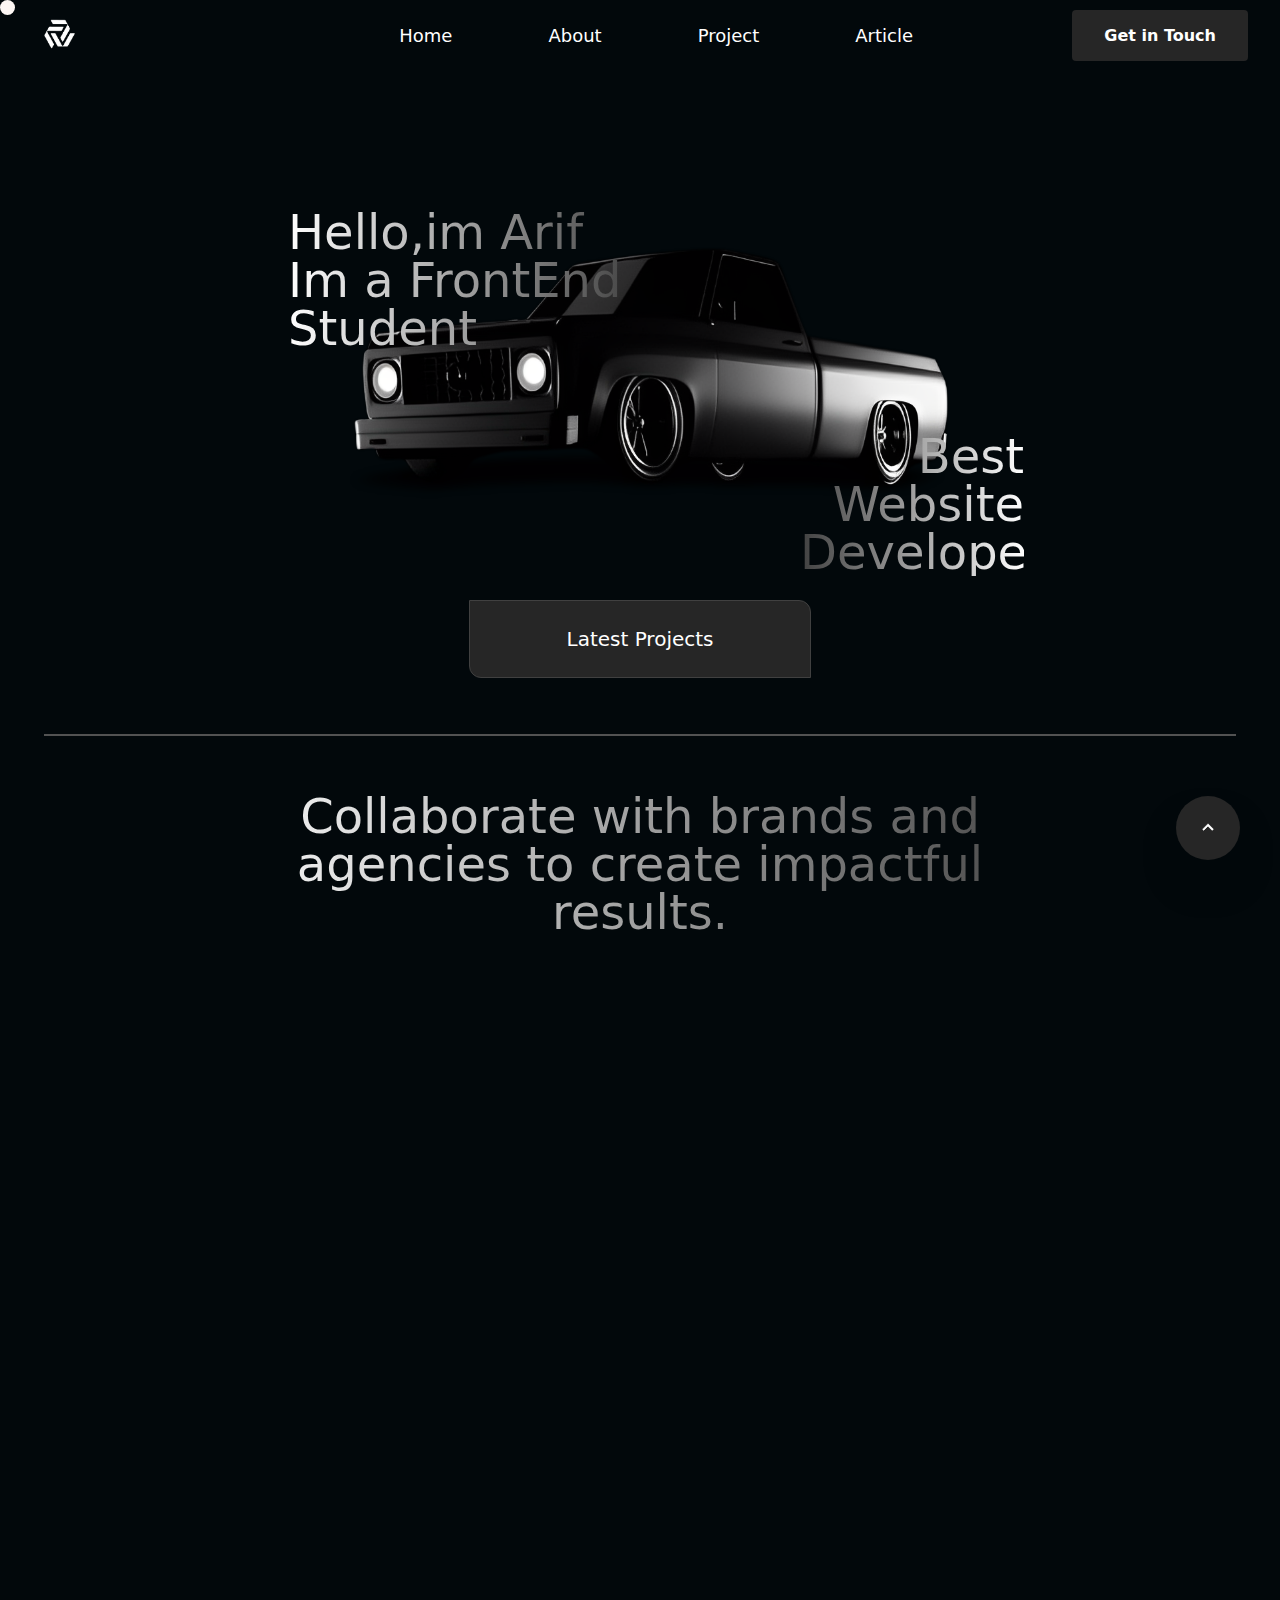
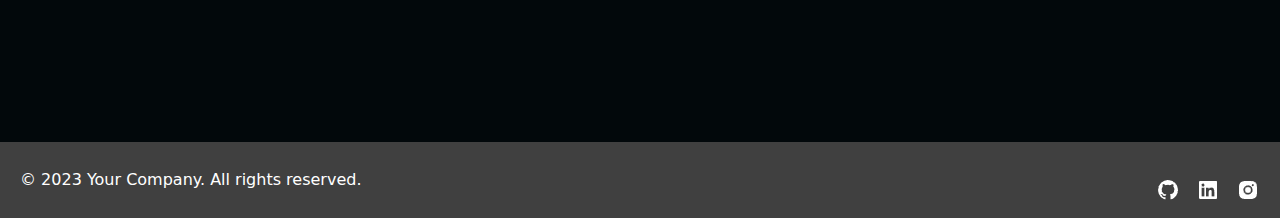
<file: index.html>
<!DOCTYPE html>
<html lang="en" class="scroll-smooth overflow-x-hidden">
  <head>
    <meta charset="UTF-8" />
    <meta name="viewport" content="width=device-width, initial-scale=1.0" />
    <title>Ryoko</title>
    <link rel="shortcut icon" type="x-icon" href="Asset/logo.png" />
    <link rel="stylesheet" href="output.css" />
    <link rel="stylesheet" href="https://unpkg.com/aos@next/dist/aos.css" />
    <style>
      .custom-cursor {
        width: 15px;
        height: 15px;
        background-color: #ffff;
        border-radius: 50%;
        position: fixed;
        top: 0;
        left: 0;
        pointer-events: none;
        z-index: 9999;
        mix-blend-mode: difference;
      }
      a:hover,
      button:hover {
        cursor: none;
      }
    </style>
  </head>
  <body class="bg-black cursor-none overflow-x-hidden">
    <nav class="flex items-center justify-between bg-bg py-4 px-8">
      <div class="flex items-center">
        <img src="Asset/logo.png" alt="Logo" class="h-8 w-8 md:h-12 md:w-12 lg:-mt-2" />
      </div>
      <div class="flex justify-center md:justify-start lg:justify-center lg:items-center lg:ml-40 sm:justify-start">
        <ul class="flex space-x-5 md:space-x-20 lg:space-x-24 sm:space-x-20">
          <li><a href="#" class="text-white hover:text-gray-700 md:text-lg">Home</a></li>
          <li><a href="About.html" class="text-white hover:text-gray-700 md:text-lg">About</a></li>
          <li><a href="project.html" class="text-white hover:text-gray-700 md:text-lg">Project</a></li>
          <li><a href="Article.html" class="text-white hover:text-gray-700 md:text-lg">Article</a></li>
        </ul>
      </div>
      <div class="hidden md:block sm:block">
        <a class="bg-neutral-800 hover:bg-white text-white font-bold py-2 px-4 rounded active:bg-white active:text-black transition-all md:px-8 md:py-4 hover:text-black">Get in Touch</a>
      </div>
    </nav>
    <img
      data-aos="fade-left"
      data-aos-duration="2000"
      class="container flex justify-center align-middle ml-[21vh] mt-20 w-[100%] sm:-mt-5 md:ml-[18vh] lg:w-[60%] lg:container lg:justify-center lg:items-center lg:align-middle lg:flex lg:mx-auto lg:mt-2 2xl:mx-auto sm:ml-[20vh]"
      src="Asset/car.png" />
    <div class="container">
      <h1
        data-aos="fade-left"
        data-aos-duration="1000"
        data-aos-delay="1000"
        class="bg-gradient-to-r from-white to-neutral-700 text-transparent bg-clip-text text-4xl w-56 flex-col mx-14 z-0 text-start -mt-72 sm:-mt-[24rem] sm:text-4xl sm:md:w-[22rem] sm:mx-20 md:-mt-[29rem] md:text-5xl md:w-[22rem] md:mx-16 lg:mx-72 lg:-mt-[30rem] xl:-mt-[28rem] 2xl:-mt-[38rem] 2xl:mx-[29rem]">
        Hello,im Arif Im a FrontEnd Student
      </h1>
      <h1
        data-aos="fade-right"
        data-aos-duration="1000"
        data-aos-delay="1200"
        class="bg-gradient-to-l from-white to-neutral-700 text-transparent bg-clip-text text-4xl w-[12rem] mx-14 mt-10 justify-start flex-col text-start sm:text-4xl sm:mx-20 md:text-5xl md:w-[14rem] md:mx-16 lg:text-end lg:mx-[55rem] lg:mt-20 xl:mx-[50rem] 2xl:mt-48 2xl:mx-[70rem]">
        Best Website Developer
      </h1>
    </div>
    <div data-aos="fade-up" data-aos-duration="1000" data-aos-delay="100" class="container mx-auto justify-center align-middle items-center flex mt-14 2xl:mx-auto">
      <a
        href="#"
        class="bg-neutral-800 hover:bg-neutral-800 text-white py-4 px-20 rounded-bl-xl rounded-tr-xl active:bg-white active:text-black border border-neutral-700 transition-all active:border-black hover:px-14 hover:rounded-full hover:border-neutral-50 md:py-6 md:px-24 md:text-xl lg:-mt-8">
        Latest Projects
      </a>
    </div>
    <div class="border border-neutral-600 mx-11 mt-14 2xl:mb-32"></div>
    <div data-aos="fade-out" data-aos-duration="2000" data-aos-delay="100" class="container justify-center align-middle flex mb-20 sm:mx-auto md:mx-auto 2xl:mx-auto lg:mx-auto">
      <h1 class="justify-center align-middle items-center flex bg-gradient-to-r from-white to-neutral-700 text-transparent bg-clip-text text-3xl w-80 text-center mt-14 sm:w-[40rem] sm:text-4xl md:w-[45rem] md:text-5xl lg:w-[54rem]">
        Collaborate with brands and agencies to create impactful results.
      </h1>
    </div>
    <div data-aos="fade-out" data-aos-duration="1000" data-aos-delay="600" class="container flex justify-center align-middle sm:mx-auto md:mx-auto lg:mx-auto 2xl:mx-auto">
      <div class="grid grid-cols-1 sm:grid-cols-2 md:grid-cols-2 lg:grid-cols-4 gap-8 2xl:gap-12">
        <div class="w-[17.56306rem] h-[15.125rem] bg-neutral-900 rounded-md hover:border-2" data-tilt>
          <div class="p-4 my-20">
            <img
              class="mb-3 w-10 h-10"
              src="[data-uri]" />
            <h1 class="mb-2 text-white text-xl">Web Developer</h1>
            <p class="text-white text-sm opacity-30">Im ready to develop any website using html css js and tailwind</p>
          </div>
        </div>
        <div class="w-[17.56306rem] h-[15.125rem] bg-neutral-900 rounded-md hover:border-white hover:border-2" data-tilt>
          <div class="p-4 my-20">
            <img
              class="mb-3 w-10 h-10"
              src="[data-uri]" />
            <h1 class="mb-2 text-white text-xl">UI/UX Designer</h1>
            <p class="text-white text-sm opacity-30">Im ready to for designing a modern website using figma.</p>
          </div>
        </div>
        <div class="w-[17.56306rem] h-[15.125rem] bg-neutral-900 rounded-md hover:border-white hover:border-2" data-tilt>
          <div class="p-4 my-20">
            <img
              class="mb-3 w-10 h-10"
              src="[data-uri]" />
            <h1 class="mb-2 text-white text-xl">Deployment</h1>
            <p class="text-white text-sm opacity-30">I will deploy any website that i build or not</p>
          </div>
        </div>
        <div class="w-[17.56306rem] h-[15.125rem] bg-neutral-900 rounded-md hover:border-white hover:border-2" data-tilt>
          <div class="p-4 my-20">
            <img
              class="mb-3 w-10 h-10"
              src="[data-uri]" />
            <h1 class="mb-2 text-white text-xl">Bug Fixer</h1>
            <p class="text-white text-sm opacity-30">I also as services at debugging for any website for but just for my client</p>
          </div>
        </div>
      </div>
    </div>
    <div data-aos="fade-out" data-aos-duration="2000" data-aos-delay="100" class="container justify-center align-middle flex items-center sm:mx-auto md:mx-auto lg:mx-auto 2xl:mx-auto 2xl:mt-40">
      <h1 class="bg-gradient-to-r from-white to-neutral-700 text-transparent bg-clip-text text-3xl text-center mt-24 sm:text-4xl sm:w-[35rem] md:text-5xl md:w-[35rem] lg:w-[50rem]">Let’s discusses About Our New Or Next Projects</h1>
    </div>
    <div data-aos="fade-up" data-aos-duration="1000" data-aos-delay="200" class="container mx-auto justify-center align-middle items-center flex mt-24 2xl:mx-auto">
      <button class="bg-neutral-800 active:bg-white active:text-black text-white py-5 px-7 rounded-3xl transition-all flex active:py-7 active:px-4 md:px-14 md:py-7 md:text-lg">
        Get in Touch
        <img
          class="ml-[1vh] md:mt-0.5"
          src="[data-uri]" />
      </button>
    </div>
    <a href="#" class="fixed bottom-5 bg-neutral-800 p-5 right-5 rounded-full shadow-2xl md:bottom-10 md:right-10 hover:border hover:shadow<"
      ><img
        src="[data-uri]" />
    </a>
    <div class="custom-cursor hidden md:block lg:block 2xl:block"></div>
    <footer class="bg-neutral-700 text-white py-2 mt-28 md:py-4">
      <div class="container mx-auto flex flex-col items-center md:flex-row md:justify-between px-5">
        <div class="mt-3 md:-mt-0">
          <span>&copy; 2023 Your Company. All rights reserved.</span>
        </div>
        <div class="flex space-x-4">
          <a href="#" class="text-white hover:text-gray-400">
            <svg class="h-5 w-5" fill="currentColor" viewBox="0 0 20 20">
              <img
                src="[data-uri]" />
            </svg>
          </a>
          <a href="#" class="text-white hover:text-gray-400">
            <svg class="h-5 w-5" fill="currentColor" viewBox="0 0 20 20">
              <img
                src="[data-uri]" />
            </svg>
          </a>
          <a href="#" class="text-white hover:text-gray-400">
            <svg class="h-5 w-5 hover:opacity-20" fill="currentColor" viewBox="0 0 20 20">
              <img
                src="[data-uri]" />
            </svg>
          </a>
        </div>
      </div>
    </footer>

    <script src="https://unpkg.com/aos@next/dist/aos.js"></script>
    <script>
      AOS.init();
    </script>
    <script src="main.js"></script>
    <script>
      document.addEventListener("DOMContentLoaded", function () {
        const cursor = document.querySelector(".custom-cursor");

        document.body.addEventListener("mousemove", function (e) {
          const x = e.clientX;
          const y = e.clientY;

          cursor.style.transform = `translate(${x}px, ${y}px)`;
        });
      });
    </script>
  </body>
</html>
</file>
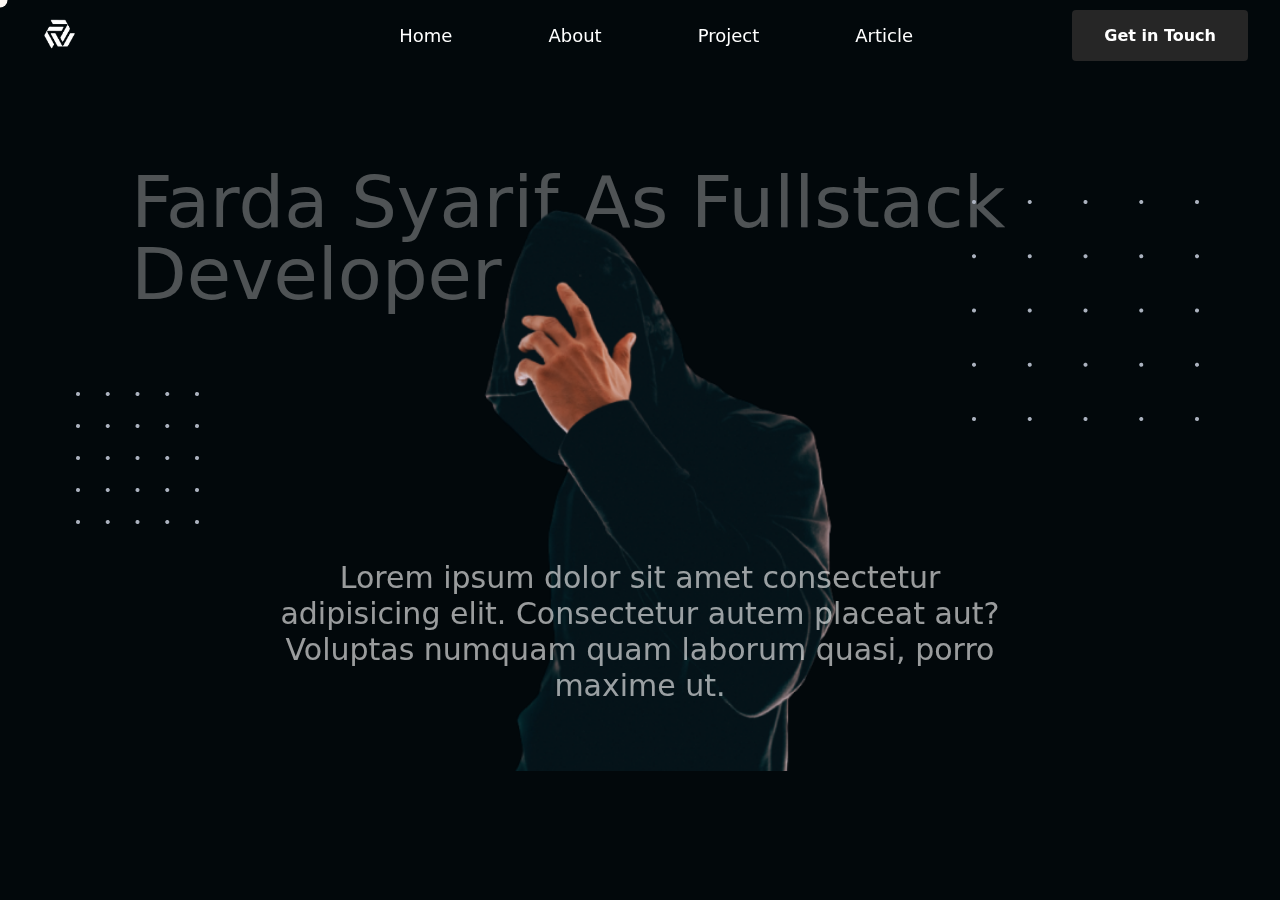
<file: About.html>
<!DOCTYPE html>
<html lang="en" class="cursor-none overflow-x-hidden">
  <head>
    <meta charset="UTF-8" />
    <meta name="viewport" content="width=device-width, initial-scale=1.0" />
    <title>Everything About Me</title>
    <link rel="stylesheet" href="output.css" />
    <link rel="shortcut icon" type="x-icon" href="Asset/logo.png" />
    <style>
      .cursor {
        position: absolute;
        width: 15px;
        height: 15px;
        border-radius: 50%;
        transform: translate(-50%, -50%);
        pointer-events: none;
        mix-blend-mode: difference;
        background: #fff;
        z-index: 999;
      }
      a:hover,
      button:hover {
        cursor: none;
      }
      *::selection {
        background: #fff;
        color: #000;
      }
    </style>
  </head>
  <body class="bg-black cursor-none overflow-x-hidden overflow-y-hidden">
    <div class="cursor hidden sm:hidden md:hidden lg:block 2xl:block"></div>
    <nav class="flex items-center justify-between bg-bg py-4 px-8">
      <div class="flex items-center">
        <img src="Asset/logo.png" alt="Logo" class="h-8 w-8 md:h-12 md:w-12 lg:-mt-2" />
      </div>
      <div class="flex justify-center md:justify-start lg:justify-center lg:items-center lg:ml-40 sm:justify-start">
        <ul class="flex space-x-5 md:space-x-20 lg:space-x-24 sm:space-x-20">
          <li><a href="index.html" class="text-white hover:text-gray-700 md:text-lg">Home</a></li>
          <li><a href="#" class="text-white hover:text-gray-700 md:text-lg">About</a></li>
          <li><a href="project.html" class="text-white hover:text-gray-700 md:text-lg">Project</a></li>
          <li><a href="Article.html" class="text-white hover:text-gray-700 md:text-lg">Article</a></li>
        </ul>
      </div>
      <div class="hidden md:block sm:block">
        <a class="bg-neutral-800 hover:bg-white text-white font-bold py-2 px-4 rounded active:bg-white active:text-black transition-all md:px-8 md:py-4 hover:text-black">Get in Touch</a>
      </div>
    </nav>
    <div
      class="justify-center items-center container mx-auto flex mt-28 w-96 h-5 ml-5 z-0 sm:w-full sm:-ml-5 sm:mt-48 md:ml-12 lg:justify-center lg:items-center lg:mx-[5.7rem] lg:flex lg:mt-11 2xl:mx-[21rem] 2xl:items-center 2xl:align-middle 2xl:flex 2xl:justify-center">
      <h1 class="text-white -ml-24 opacity-30 text-3xl w-[17rem] z-0 flex sm:ml-10 sm:w-[35rem] sm:text-6xl sm:mt-10 md:w-full md:text-7xl md:mt-28 lg:mt-56 lg:w-full">Farda Syarif As Fullstack Developer</h1>
    </div>
    <div class="container mt-[18rem] justify-center align-middle items-center flex sm:justify-center sm:align-middle sm:items-center sm:flex sm:mt-[31rem] md:mt-[32rem] lg:mt-[21rem] lg:mx-auto 2xl:mt-[29rem] 2xl:mx-auto">
      <img class="z-10 flex absolute w-full sm:w-full md:w-[40rem] lg:w-[25rem] 2xl:w-[37rem]" src="Asset/Image.png" />
    </div>
    <div class="container -ml-14 -mt-16 absolute flex float-right sm:-mt-20 sm:-ml-1 2xl:ml-[32rem] 2xl:-mt-60">
      <img class="z-10 absolute mx-20 sm:z-0 2xl:w-40 2xl:z-40 2xl:absolute" src="Asset/Dots.png" />
    </div>
    <div class="float-right -mt-32 mr-5 lg:mt-28 2xl:mr-[30rem] 2xl:mt-56">
      <img class="sm:z-40 sm:absolute sm:-ml-60 sm:-mt-60 md:-mt-96 md:-ml-72 2xl:z-0 2xl:absolute" src="Asset/Dots2.png" />
    </div>
    <div class="container mx-auto justify-center align-middle items-center flex">
      <p
        class="text-white opacity-60 mt-[9rem] z-40 absolute text-xl w-80 text-center sm:text-3xl sm:w-[35rem] sm:mx-[6.7rem] sm:mt-[28rem] md:text-4xl md:w-[40rem] md:mx-auto md:justify-center md:flex md:mt-[34rem] lg:text-3xl lg:w-[45rem] lg:mx-[19.4rem] lg:mt-24 lg:justify-center lg:align-middle lg:items-center lg:flex 2xl:mx-[43rem] 2xl:w-[35rem] 2xl:mt-44">
        Lorem ipsum dolor sit amet consectetur adipisicing elit. Consectetur autem placeat aut? Voluptas numquam quam laborum quasi, porro maxime ut.
      </p>
    </div>

    <script src="main.js"></script>
    <script>
      const cursor = document.querySelector(".cursor");
      document.addEventListener("mousemove", (e) => {
        cursor.style.left = e.pageX + "px";
        cursor.style.top = e.pageY + "px";
      });
    </script>
  </body>
</html>
</file>
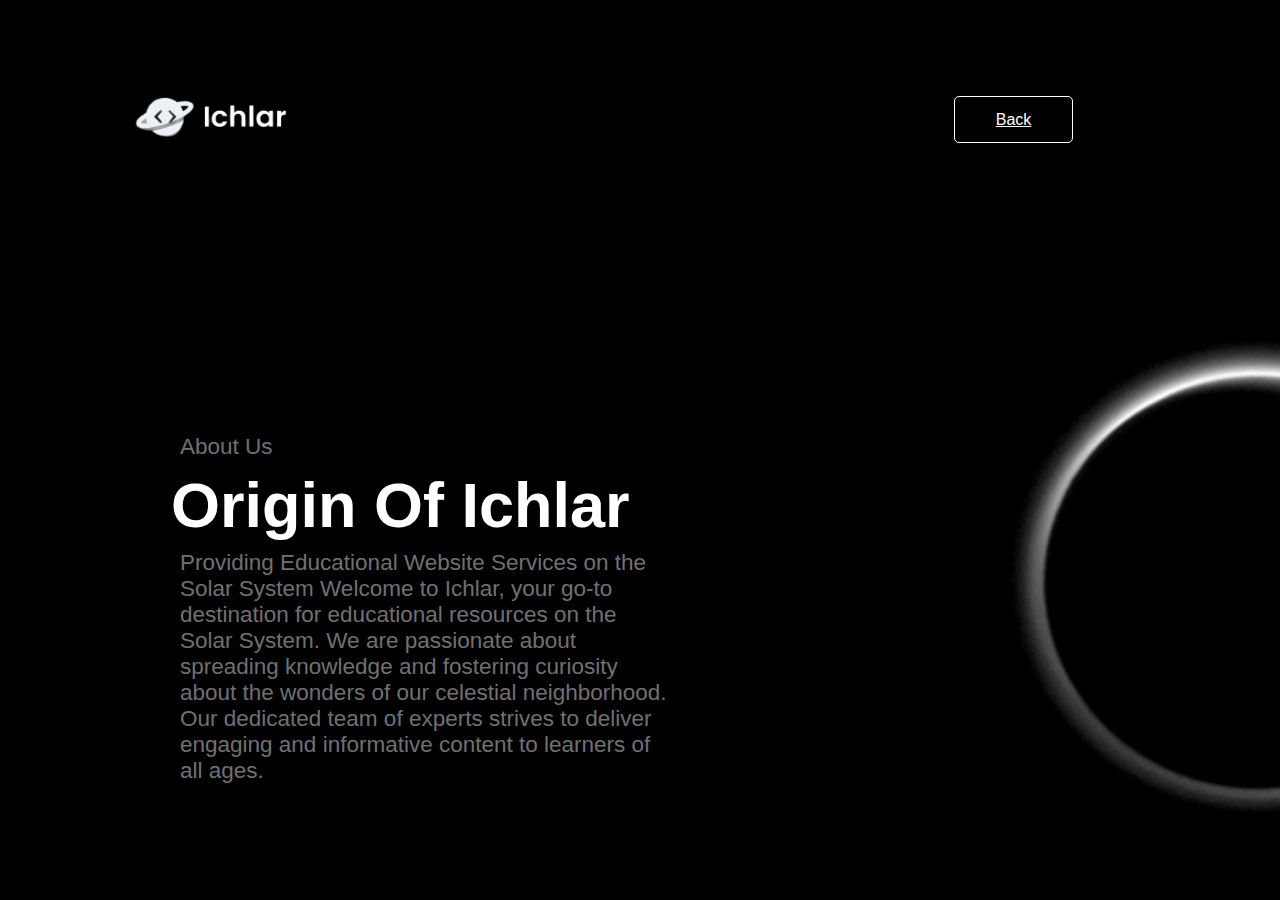
<file: aboutus.html>
<!DOCTYPE html>
<html lang="en">
  <head>
    <meta charset="UTF-8" />
    <meta http-equiv="X-UA-Compatible" content="IE=edge" />
    <meta name="viewport" content="width=device-width, initial-scale=1.0" />
    <title>About Us</title>
    <link rel="stylesheet" href="css/style.css" />
  </head>
  <body>
    <div class="header">
      <div class="navbar">
        <img class="logo" src="logo.png" alt="Logo" />
        <a href="index.html" class="back-button">Back</a>
      </div>
    </div>
    <div class="content">
      <h1>About Us</h1>
      <h2>Origin Of Ichlar</h2>
      <p>
        Providing Educational Website Services on the Solar System Welcome to
        Ichlar, your go-to destination for educational resources on the Solar
        System. We are passionate about spreading knowledge and fostering
        curiosity about the wonders of our celestial neighborhood. Our dedicated
        team of experts strives to deliver engaging and informative content to
        learners of all ages.
      </p>
      <div class="image">
        <img src="OIP.jpg" alt="image" />
      </div>
    </div>
  </body>
</html>
</file>
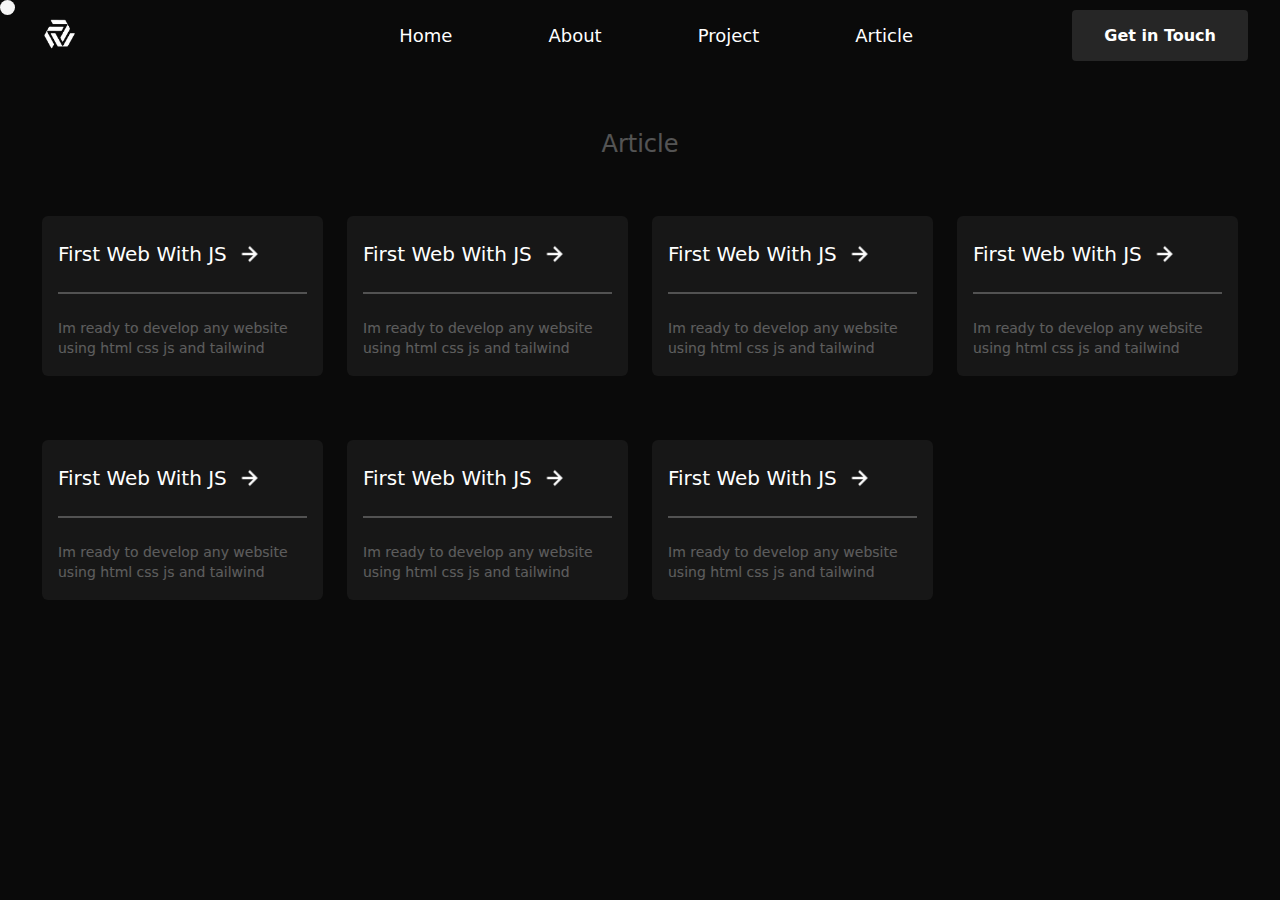
<file: Article.html>
<!DOCTYPE html>
<html lang="en" class="cursor-none">
  <head>
    <meta charset="UTF-8" />
    <meta name="viewport" content="width=device-width, initial-scale=1.0" />
    <title>Article</title>
    <link rel="stylesheet" href="output.css" />
    <style>
      .custom-cursor {
        width: 15px;
        height: 15px;
        background-color: #ffff;
        border-radius: 50%;
        position: fixed;
        top: 0;
        left: 0;
        pointer-events: none;
        z-index: 9999;
        mix-blend-mode: difference;
      }
      a:hover,
      button:hover {
        cursor: none;
      }
      *::selection {
        background: #fff;
        color: #000;
      }
    </style>
  </head>
  <body class="bg-neutral-950 cursor-none">
    <nav class="flex items-center justify-between bg-bg py-4 px-8">
      <div class="flex items-center">
        <img src="Asset/logo.png" alt="Logo" class="h-8 w-8 md:h-12 md:w-12 lg:-mt-2" />
      </div>
      <div class="flex justify-center md:justify-start lg:justify-center lg:items-center lg:ml-40 sm:justify-start">
        <ul class="flex space-x-5 md:space-x-20 lg:space-x-24 sm:space-x-20">
          <li><a href="index.html" class="text-white hover:text-gray-700 md:text-lg">Home</a></li>
          <li><a href="About.html" class="text-white hover:text-gray-700 md:text-lg">About</a></li>
          <li><a href="project.html" class="text-white hover:text-gray-700 md:text-lg">Project</a></li>
          <li><a href="Article.html" class="text-white hover:text-gray-700 md:text-lg">Article</a></li>
        </ul>
      </div>
      <div class="hidden md:block sm:block">
        <a class="bg-neutral-800 hover:bg-white text-white font-bold py-2 px-4 rounded active:bg-white active:text-black transition-all md:px-8 md:py-4 hover:text-black">Get in Touch</a>
      </div>
    </nav>
    <h1 class="text-2xl text-white mt-14 mx-auto justify-center align-middle items-center flex opacity-30">Article</h1>
    <div class="custom-cursor hidden sm:hidden md:hidden lg:block 2xl:block"></div>
    <div data-aos="fade-out" data-aos-duration="1000" data-aos-delay="600" class="container mt-10 lg:mt-14 flex justify-center align-middle sm:mx-auto md:mx-auto lg:mx-auto 2xl:mx-auto">
      <div class="grid grid-cols-1 sm:grid-cols-2 md:grid-cols-2 lg:grid-cols-4 gap-6 2xl:gap-12">
        <div class="w-[17.56306rem] h-[10rem] bg-neutral-900 rounded-md hover:shadow-xl hover:shadow-neutral-700 transition-all mb-10 2xl:h-fit">
          <div class="p-4 mt-2">
            <a class="text-white text-xl flex"
              >First Web With JS
              <img
                class="w-7 h-7 ml-2"
                src="[data-uri]"
            /></a>
            <div class="border border-neutral-600 mt-6 2xl:mb-7"></div>
            <p class="text-white text-sm opacity-30 mt-6">Im ready to develop any website using html css js and tailwind</p>
          </div>
        </div>
        <div class="w-[17.56306rem] h-[10rem] bg-neutral-900 rounded-md hover:shadow-xl hover:shadow-neutral-700 transition-all mb-10 2xl:h-fit">
          <div class="p-4 mt-2">
            <a class="text-white text-xl flex"
              >First Web With JS
              <img
                class="w-7 h-7 ml-2"
                src="[data-uri]"
            /></a>
            <div class="border border-neutral-600 mt-6 2xl:mb-7"></div>
            <p class="text-white text-sm opacity-30 mt-6">Im ready to develop any website using html css js and tailwind</p>
          </div>
        </div>
        <div class="w-[17.56306rem] h-[10rem] bg-neutral-900 rounded-md hover:shadow-xl hover:shadow-neutral-700 transition-all mb-10 2xl:h-fit">
          <div class="p-4 mt-2">
            <a class="text-white text-xl flex"
              >First Web With JS
              <img
                class="w-7 h-7 ml-2"
                src="[data-uri]"
            /></a>
            <div class="border border-neutral-600 mt-6 2xl:mb-7"></div>
            <p class="text-white text-sm opacity-30 mt-6">Im ready to develop any website using html css js and tailwind</p>
          </div>
        </div>
        <div class="w-[17.56306rem] h-[10rem] bg-neutral-900 rounded-md hover:shadow-xl hover:shadow-neutral-700 transition-all mb-10 2xl:h-fit">
          <div class="p-4 mt-2">
            <a class="text-white text-xl flex"
              >First Web With JS
              <img
                class="w-7 h-7 ml-2"
                src="[data-uri]"
            /></a>
            <div class="border border-neutral-600 mt-6 2xl:mb-7"></div>
            <p class="text-white text-sm opacity-30 mt-6">Im ready to develop any website using html css js and tailwind</p>
          </div>
        </div>
        <div class="w-[17.56306rem] h-[10rem] bg-neutral-900 rounded-md hover:shadow-xl hover:shadow-neutral-700 transition-all mb-10 2xl:h-fit">
          <div class="p-4 mt-2">
            <a class="text-white text-xl flex"
              >First Web With JS
              <img
                class="w-7 h-7 ml-2"
                src="[data-uri]"
            /></a>
            <div class="border border-neutral-600 mt-6 2xl:mb-7"></div>
            <p class="text-white text-sm opacity-30 mt-6">Im ready to develop any website using html css js and tailwind</p>
          </div>
        </div>
        <div class="w-[17.56306rem] h-[10rem] bg-neutral-900 rounded-md hover:shadow-xl hover:shadow-neutral-700 transition-all mb-10 2xl:h-fit">
          <div class="p-4 mt-2">
            <a class="text-white text-xl flex"
              >First Web With JS
              <img
                class="w-7 h-7 ml-2"
                src="[data-uri]"
            /></a>
            <div class="border border-neutral-600 mt-6 2xl:mb-7"></div>
            <p class="text-white text-sm opacity-30 mt-6">Im ready to develop any website using html css js and tailwind</p>
          </div>
        </div>
        <div class="w-[17.56306rem] h-[10rem] bg-neutral-900 rounded-md hover:shadow-xl hover:shadow-neutral-700 transition-all mb-10 2xl:h-fit">
          <div class="p-4 mt-2">
            <a class="text-white text-xl flex"
              >First Web With JS
              <img
                class="w-7 h-7 ml-2"
                src="[data-uri]"
            /></a>
            <div class="border border-neutral-600 mt-6 2xl:mb-7"></div>
            <p class="text-white text-sm opacity-30 mt-6">Im ready to develop any website using html css js and tailwind</p>
          </div>
        </div>
      </div>
    </div>
    <script>
      const cursor = document.querySelector(".custom-cursor");
      document.addEventListener("mousemove", (e) => {
        cursor.style.left = e.pageX + "px";
        cursor.style.top = e.pageY + "px";
      });
    </script>
  </body>
</html>
</file>
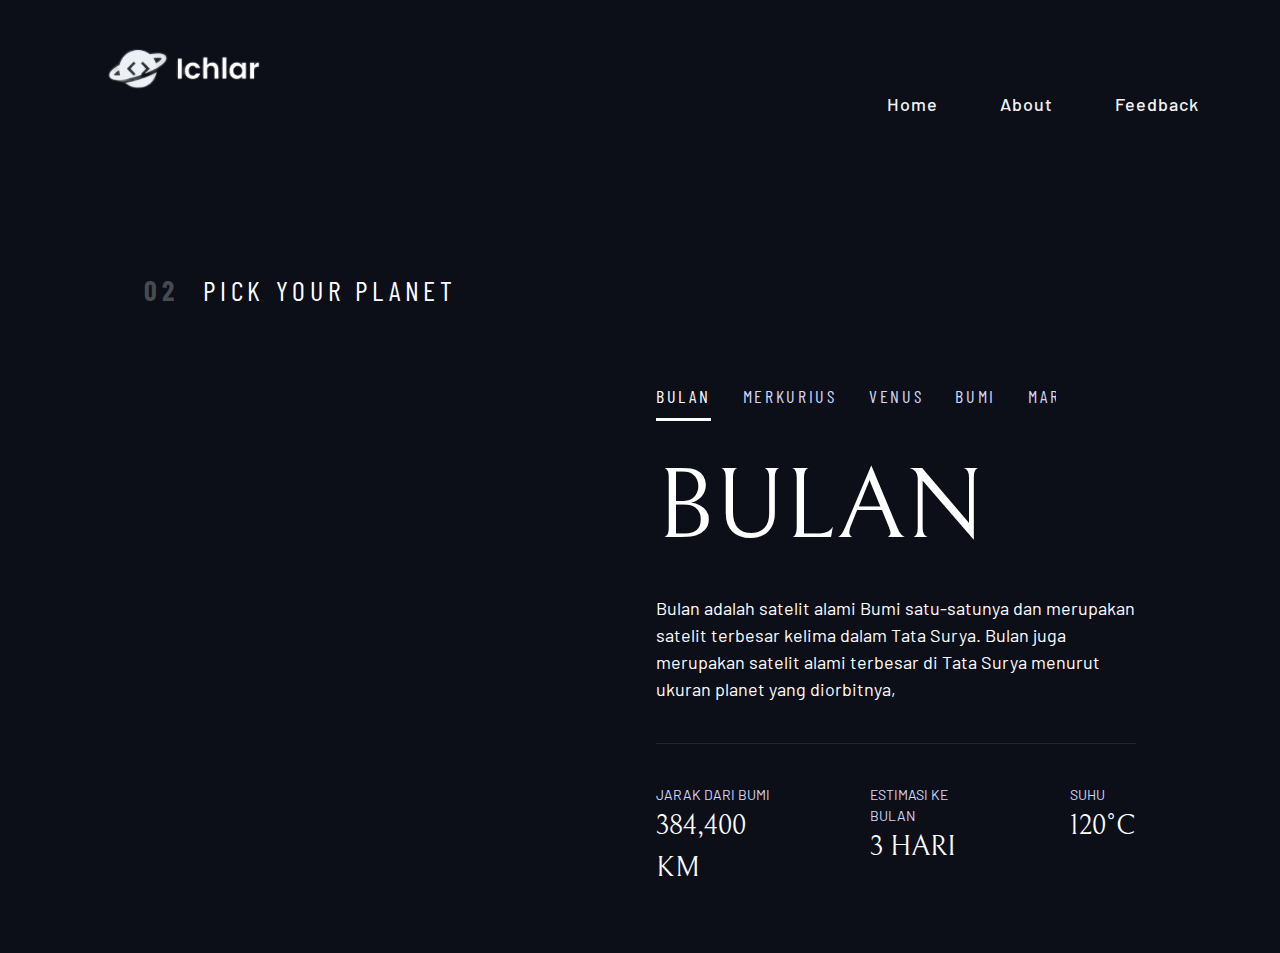
<file: LANDING/destination.html>
<!DOCTYPE html>
<html lang="en">
<head>
  <meta charset="UTF-8">
  <meta http-equiv="X-UA-Compatible" content="IE=edge">
  <meta name="viewport" content="width=device-width, initial-scale=1.0">

  <link rel="icon" type="image/png" sizes="32x32" href="./assets/favicon-32x32.png">
  <!-- Google fonts -->
  <link rel="preconnect" href="https://fonts.googleapis.com">
  <link rel="preconnect" href="https://fonts.gstatic.com" crossorigin>
  <link href="https://fonts.googleapis.com/css2?family=Barlow+Condensed:wght@400;700&family=Bellefair&family=Barlow:wght@400;700&display=swap"
      rel="stylesheet">
      
  
  <link rel="stylesheet" href="index.css">
  <title>Landing</title>
  <script src="navigation.js" defer></script>
  <script src="tabs.js" defer></script>
</head>
<body class="destination">
  <header class="primary-header">
    <div>
      <img src="./assets/destination/ichlar_logo-removebg-preview.png" class="logo">
    </div>
  </header>

  <div>
    <nav>
      <input type="checkbox" id="click"/>
      <label for="click" class="menu-btn">
        <i class="fas fa-bars"></i>
      </label>
      <ul>
        <li><a href="../index.html">Home</a></li>
        <li><a href="../aboutus.html">About</a></li>
        <li><a href="../feedback.html">Feedback</a></li>
      </ul>
    </nav>
  </div>

<body class="destination">

  <main id="main" class="grid-container grid-container--destination flow">
    <h1 class="numbered-title"><span aria-hidden="true">02</span> pick your planet</h1>
    
    <picture id="moon-image">
      <iframe class="moon-3d" src='https://my.spline.design/bulan-0d470388dbbb0134ef65ecff5597c102/' frameborder='0' width='450px' height='450px'></iframe>
    </picture>
    <picture hidden id="mars-image">
      <iframe src='https://my.spline.design/untitled-4a8dd42cfdd06b93d47f0e4c89f33ae8/' frameborder='0' width='450px' height='450px'></iframe>
    </picture>
    <picture hidden id="saturn-image">
      <iframe src='https://my.spline.design/untitled-f282b2f3becbb2f96b757f3660f7da7b/' frameborder='0' width='450px' height='450px'></iframe>
    </picture>
    <picture hidden id="earth-image">
      <iframe src='https://my.spline.design/untitled-24a4db9f47726b4c34dc6e181bdbb113/' frameborder='0' width='450px' height='450px'></iframe>
    </picture>
    <picture hidden id="jupiter-image">
    <iframe src='https://my.spline.design/untitled-ceac50b6f4bada4a2faa59199cf7c049/' frameborder='0' width='450px' height='450px'></iframe>
    </picture>
    <picture hidden id="venus-image">
    <iframe src='https://my.spline.design/untitled-da9fb900181388c24888f2dc8be0d5f1/' frameborder='0' width='450px' height='450px'></iframe>
    </picture>
    <picture hidden id="merkurius-image">
    <iframe src='https://my.spline.design/untitled-1ac625c26d716e51733bfe42b651a66e/' frameborder='0' width='450px' height='450px'></iframe>
    </picture>
    <picture hidden id="uranus-image">
    <iframe src='https://my.spline.design/untitled-29eebdda5fbdd6ff287ac4974630db27/' frameborder='0' width='450px' height='450px'></iframe>
    </picture>
    <picture hidden id="neptun-image">
    <iframe src='https://my.spline.design/untitled-c2259a1bb974f02f1d09c5161e476294/' frameborder='0' width='450px' height='450px'></iframe>
    </picture>

    <div class="tab-list underline-indicators flex" role="tablist" aria-label="destination list">
        <button aria-selected="true" role="tab" aria-controls="moon-tab" class="uppercase ff-sans-cond text-accent letter-spacing-2" tabindex="0" data-image="moon-image">Bulan</button>
        <button aria-selected="false" role="tab" aria-controls="merkurius-tab" class="uppercase ff-sans-cond text-accent letter-spacing-2" tabindex="-1" data-image="merkurius-image">Merkurius</button>
        <button aria-selected="false" role="tab" aria-controls="venus-tab" class="uppercase ff-sans-cond text-accent letter-spacing-2" tabindex="-1" data-image="venus-image">Venus</button>
        <button aria-selected="false" role="tab" aria-controls="earth-tab" class="uppercase ff-sans-cond text-accent letter-spacing-2" tabindex="-1" data-image="earth-image">Bumi</button>
        <button aria-selected="false" role="tab" aria-controls="mars-tab" class="uppercase ff-sans-cond text-accent letter-spacing-2" tabindex="-1" data-image="mars-image">Mars</button>
        <button aria-selected="false" role="tab" aria-controls="jupiter-tab" class="uppercase ff-sans-cond text-accent letter-spacing-2" tabindex="-1" data-image="jupiter-image">Jupiter</button>
        <button aria-selected="false" role="tab" aria-controls="saturn-tab" class="uppercase ff-sans-cond text-accent letter-spacing-2" tabindex="-1" data-image="saturn-image">Saturn</button>
        <button aria-selected="false" role="tab" aria-controls="uranus-tab" class="uppercase ff-sans-cond text-accent letter-spacing-2" tabindex="-1" data-image="uranus-image">Uranus</button>
        <button aria-selected="false" role="tab" aria-controls="neptun-tab" class="uppercase ff-sans-cond text-accent letter-spacing-2" tabindex="-1" data-image="neptun-image">Neptunus</button>
    </div>

    <!-- The moon -->
    <article class="destination-info flow" id="moon-tab" tabindex="0" role="tabpanel">
      <h2 class="fs-800 uppercase ff-serif">Bulan</h2>

      <p>Bulan adalah satelit alami Bumi satu-satunya dan merupakan satelit terbesar kelima dalam Tata Surya. Bulan juga merupakan satelit alami terbesar di Tata Surya menurut ukuran planet yang diorbitnya,</p>
      
      <div class="destination-meta">
        <div>
          <h3 class="text-accent fs-200 uppercase">Jarak dari Bumi</h3>
          <p class="ff-serif uppercase">384,400 km</p>
        </div>
        <div>
          <h3 class="text-accent fs-200 uppercase">Estimasi ke Bulan</h3>
          <p class="ff-serif uppercase">3 hari</p>
        </div>
        <div>
          <h3 class="text-accent fs-200 uppercase">Suhu</h3>
          <p class="ff-serif uppercase">120°c</p>
        </div>
      </div>
    </article>
    
    <!-- Mars -->
    <article hidden class="destination-info flow" id="mars-tab" tabindex="0"  role="tabpanel">
      <h2 class="fs-800 uppercase ff-serif">Mars</h2>

      <p>Planet ini sering dijuluki sebagai "planet merah" karena tampak dari jauh berwarna kemerah-kemerahan. Ini disebabkan oleh keberadaan besi(III) oksida di permukaan planet Mars. Mars adalah planet bebatuan dengan 
        atmosfer yang tipis. Di permukaan Mars terdapat kawah, gunung berapi, lembah, gurun, dan tudung es. 
        </p>
      
      <div class="destination-meta">
        <div>
          <h3 class="text-accent fs-200 uppercase">Jarak ke Matahari</h3>
          <p class="ff-serif uppercase">227.943.824 km</p>
        </div>
        <div>
          <h3 class="text-accent fs-200 uppercase">Satelit</h3>
          <p class="ff-serif uppercase">Phobos, Deimos</p>
        </div>
        <div>
          <h3 class="text-accent fs-200 uppercase">Rotasi</h3>
          <p class="ff-serif uppercase">25 jam</p>
        </div>
      </div>
    </article>
    
    <!-- Saturnus -->
    <article hidden class="destination-info flow" id="saturn-tab" tabindex="0"  role="tabpanel">
      <h2 class="fs-800 uppercase ff-serif">Saturnus</h2>

      <p>Saturnus atau zohal adalah planet keenam dari Matahari dan merupakan planet terbesar kedua di Tata Surya setelah Jupiter. Saturnus juga merupakan sebuah raksasa gas yang memiliki radius rata-rata sekitar 9 kali radius rata-rata Bumi. Planet ini juga disebut dengan Planet Cincin atau planet cantik karena memiliki cincin.
      </p>

      <div class="destination-meta">
        <div>
          <h3 class="text-accent fs-200 uppercase">Jarak ke Matahari</h3>
          <p class="ff-serif uppercase">1.426.666.422 km</p>
          </div>
        <div>
          <h3 class="text-accent fs-200 uppercase">Satelit</h3>
          <p class="ff-serif uppercase">Titan</p>
          </div>
        <div>
          <h3 class="text-accent fs-200 uppercase">Rotasi</h3>
          <p class="ff-serif uppercase">10,4 jam</p>
        </div>
      </div>
    </article>
    
    <!-- Earth -->
    <article hidden class="destination-info flow" id="earth-tab" tabindex="0"  role="tabpanel">
      <h2 class="fs-800 uppercase ff-serif">Bumi</h2>

      <p>Bumi merupakan planet dengan urutan ketiga dari delapan planet yang dekat dengan matahari dan merupakan satu-satunya planet yang dapat dihuni oleh berbagai jenis mahluk hidup. Secara garis besar, lapisan bumi terdiri atas beberapa bagian, yaitu: kerak bumi (crush), selimut (mantle), dan inti (core). Bumi disebut planet biru karena jika planet bumi dilihat dari luar (ruang angkasa) planet ini tampak biru. 
      </p>
      
      <div class="destination-meta">
        <div>
          <h3 class="text-accent fs-200 uppercase">jarak ke matahari</h3>
          <p class="ff-serif uppercase">150.000.000 km</p>
          </div>
        <div>
          <h3 class="text-accent fs-200 uppercase">Satelit</h3>
          <p class="ff-serif uppercase">Bulan</p>
          </div>
        <div>
         <h3 class="text-accent fs-200 uppercase">Rotasi</h3>
         <p class="ff-serif uppercase">24 jam</p>
          </div>
      </div>
    </article>

<!-- Uranus -->
<article hidden class="destination-info flow" id="uranus-tab" tabindex="0"  role="tabpanel">
  <h2 class="fs-800 uppercase ff-serif">Uranus</h2>

  <p>Uranus adalah planet ketujuh dari Matahari. Atmosfer Uranus serupa dengan Jupiter dan Saturnus karena kandungan utamanya adalah hidrogen dan helium, tetapi mengandung lebih banyak unsur "es" seperti air, amonia dan metana, bersama dengan sisa hidrokarbon. Atmosfer Uranus merupakan atmosfer planet terdingin di Tata Surya</p>
  <div class="destination-meta">
    <div>
      <h3 class="text-accent fs-200 uppercase">jarak ke matahari</h3>
      <p class="ff-serif uppercase">2.880.000.000 km
      </p>
    </div>
    <div>
      <h3 class="text-accent fs-200 uppercase">Satelit</h3>
      <p class="ff-serif uppercase">Umbriel, Ariel</p>
    </div>
    <div>
      <h3 class="text-accent fs-200 uppercase">Rotasi</h3>
      <p class="ff-serif uppercase">17 jam</p>
    </div>
  </div>
</article>


    <!-- Venus -->
<article hidden class="destination-info flow" id="venus-tab" tabindex="0"  role="tabpanel">
  <h2 class="fs-800 uppercase ff-serif">Venus</h2>

  <p>Venus adalah planet terdekat kedua dari Matahari setelah Merkurius. Planet ini mengorbit Matahari selama 224,7 hari Bumi.Venus tidak memiliki satelit alami. Venus dijuluki sebagai bintang kejora. Venus juga dikenal dengan istilah bintang timur atau bintang fajar karena tampak di sebelah timur sebelum Matahari terbit. Serta bintang barat atau bintang senja karena terlihat juga di sebelah barat setelah Matahari terbenam.
  </p>
  <div class="destination-meta">
    <div>
      <h3 class="text-accent fs-200 uppercase">jarak ke matahari</h3>
      <p class="ff-serif uppercase">108.000.000 km</p>
    </div>
    <div>
      <h3 class="text-accent fs-200 uppercase">Satelit</h3>
      <p class="ff-serif uppercase">-</p>
    </div>
    <div>
      <h3 class="text-accent fs-200 uppercase">Rotasi</h3>
      <p class="ff-serif uppercase">243 hari</p>
    </div>
  </div>
</article>

 <!-- Jupiter -->
<article hidden class="destination-info flow" id="jupiter-tab" tabindex="0"  role="tabpanel">
  <h2 class="fs-800 uppercase ff-serif">Jupiter</h2>

  <p>Jupiter adalah Planet terbesar di Tata Surya. jupiter memiliki banyak satelit, termasuk empat satelit terbesar yaitu Io, Europa, Ganymede dan Callisto. Jupiter juga memiliki Great Red Spot, badai yang sangat besar dan persisten yang dapat dilihat dari bumi.</p>
  <div class="destination-meta">
      <div>
      <h3 class="text-accent fs-200 uppercase">Jarak ke Matahari</h3>
      <p class="ff-serif uppercase">778.412.020 KM</p>
      </div>
    <div>
      <h3 class="text-accent fs-200 uppercase">Satelit</h3>
      <p class="ff-serif uppercase">Callisto, Europa</p>
      </div>
    <div>
      <h3 class="text-accent fs-200 uppercase">Rotasi</h3>
      <p class="ff-serif uppercase">9,9 jam</p>
      </div>
  </div>
</article>

 <!-- Merkurius -->
 <article hidden class="destination-info flow" id="merkurius-tab" tabindex="0"  role="tabpanel">
  <h2 class="fs-800 uppercase ff-serif">Merkurius</h2>

  <p>Planet Merkurius merupakan planet terdekat dengan Matahari karena jarak antara keduanya. Merkurius sejauh ini merupakan planet terkecil di tata surya, dengan ukuran hanya sekitar 5,5 persen massa dan volume Bumi. Meski ukurannya kecil, ia merupakan planet terpadat kedua di tata surya, yakni 98 persen lebih padat dari Bumi.
  </p>
  <div class="destination-meta">
    <div>
      <h3 class="text-accent fs-200 uppercase">jarak ke matahari</h3>
      <p class="ff-serif uppercase">57.909.227 km.</p>
      </div>
    <div>
      <h3 class="text-accent fs-200 uppercase">Satelit</h3>
      <p class="ff-serif uppercase">-</p>
      </div>
    <div>
      <h3 class="text-accent fs-200 uppercase">Rotasi</h3>
      <p class="ff-serif uppercase">58 hari</p>
      </div>  
  </div>
</article>

<!-- Neptunus -->
<article hidden class="destination-info flow" id="neptun-tab" tabindex="0"  role="tabpanel">
  <h2 class="fs-800 uppercase ff-serif">Neptunus</h2>

  <p>Planet Neptunus merupakan planet yang letaknya paling jauh dari matahari. Planet ini memiliki massa yang diperkirakan mencapai 17 kali lebih besar dibandingkan dengan massa Bumi. Neptunus 80% terbentuk dari air, amonia dan metana, sehingga planet ini diberi nama Dewa Laut Romawi.</p>
  <div class="destination-meta">
    <div>
      <h3 class="text-accent fs-200 uppercase">jarak ke matahari</h3>
      <p class="ff-serif uppercase">4.500.000.000 km
      </p>
      </div>
    <div>
      <h3 class="text-accent fs-200 uppercase">Satelit</h3>
      <p class="ff-serif uppercase">Proteus, Triton</p>
      </div>
    <div>
      <h3 class="text-accent fs-200 uppercase">Rotasi</h3>
      <p class="ff-serif uppercase">16 jam</p>
      </div>  
  </div>
</article>
</main>
</body>
</html>
</file>
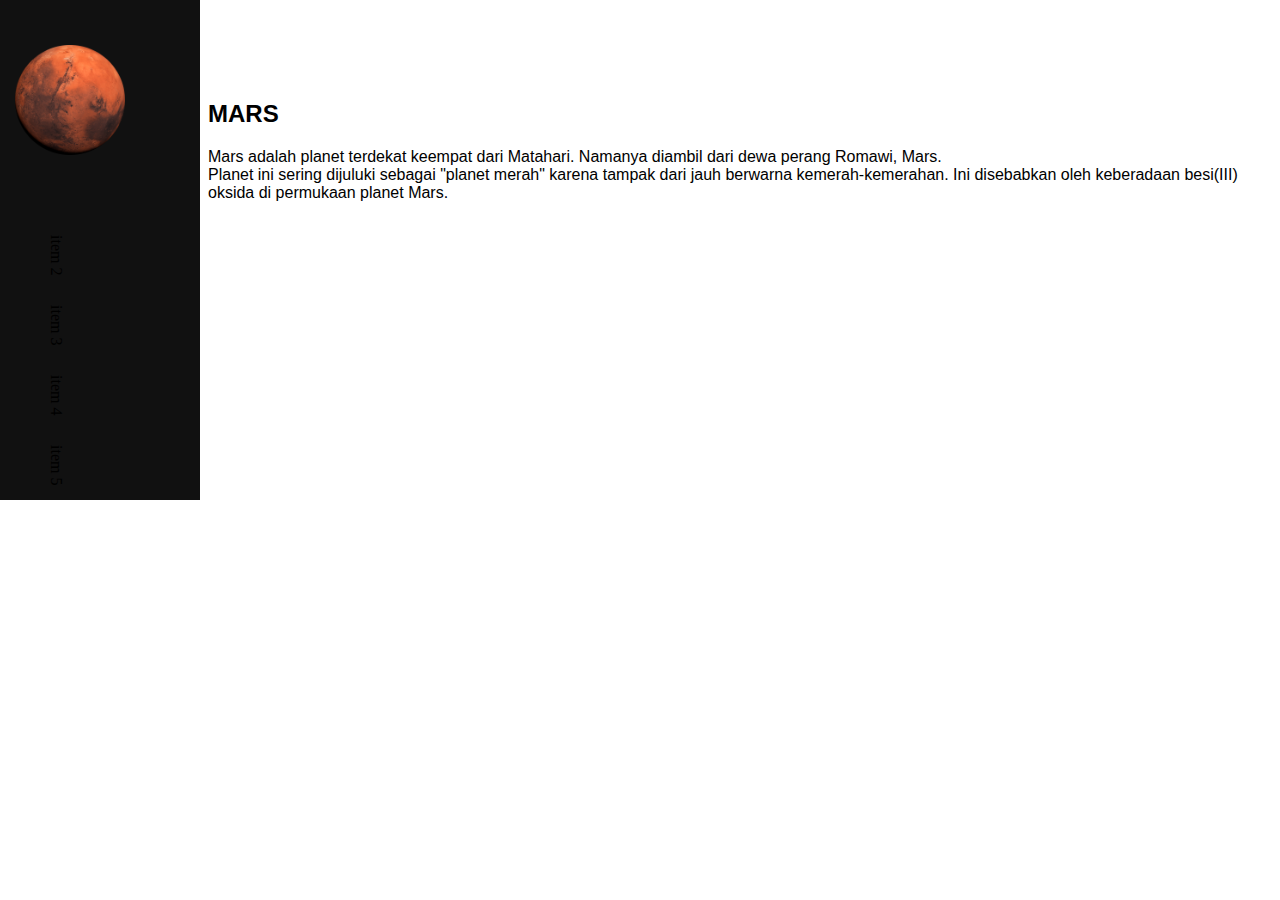
<file: LANDING/scroll test.html>
<!DOCTYPE html>
<html lang="en">
<head>
    <meta charset="UTF-8">
    <meta http-equiv="X-UA-Compatible" content="IE=edge">
    <meta name="viewport" content="width=device-width, initial-scale=1.0">
    <title>Document</title>
    <link rel="stylesheet" href="scroll test.css"
</head>
<body>
    <div class="horizontal-scroll-wrapper squares">
        <div id="container">
        <div><img src="mars.png" alt=""></div>
        </div>
        <div>item 2</div>
        <div>item 3</div>
        <div>item 4</div>
        <div>item 5</div>
        <div>item 6</div>
        <div>item 7</div>
        <div>item 8</div>
      </div>
    <div class="article">
        <h2>MARS</h2>
        <p>Mars adalah planet terdekat keempat dari Matahari. Namanya diambil dari dewa perang Romawi, Mars. <br>
            Planet ini sering dijuluki sebagai "planet merah" karena tampak dari jauh berwarna kemerah-kemerahan. 
            Ini disebabkan oleh keberadaan besi(III) oksida di permukaan planet Mars.</p>
    </div>
</body>
</html>
</file>
<file: css/style.css>
* {
    margin: 0;
    padding: 0;
    font-family: "Poppins", sans-serif;
}

body {
    background-color: black;
    overflow-x: hidden;
}

.header {
    background-color: #f2f2f200;
    padding: 3vh;
    text-align: center;
}

.navbar {
    display: flex;
    justify-content: space-between;
    align-items: center;
}

.logo {
    margin-top: -90px;
    width: 380px;
    height: 380px;
  }

.back-button {
    padding: 1.5vh;
    background-color: #000000;
    border-radius: 5px;
    cursor: pointer;
    margin-right: 20vh;
    color: #ffffff;
    border: 1px solid #ffff;
    width: 10vh;
    margin-top: -105px;
}

.content {
    color: #ffffff;
    width: 55vh;
    height: 20vh;
    margin-left: 20vh;
    margin-top: 10vh;
}

.content h1 {
    font-size: 2.5vh;
    color: #ffffff73;
    font-weight: 100;
    margin-bottom: 1vh;
}

.content h2 {
    font-size: 7vh;
    font-weight: 600;
    margin-bottom: 1vh;
    margin-left: -1vh;
}

.content p {
    font-size: 2.5vh;
    color: #ffffff73;
}

.image {
    margin-left: 60vh;
    margin-top: -55vh;
}

.image img {
    width: 120vh;
    height: 65vh;
}
@media (max-width: 1024px) and (max-height: 768px) {
    .content {
        margin-left: 10vh;
        margin-top: -10vh;
    }
    .image {
        margin-left: 56vh;
        margin-top: -40vh;
    }
    .image img {
        width: 85vh;
        height: 45vh;
    }
}
@media (min-width: 321px) and (max-width: 768px) {
    .content {
        width: 40vh;
        margin-top: -1vh;
        margin-left: 7vh;
    }

    .image {
        display: none;
    }
    .logo {
        
        margin-left: -7vh;
        width: 300px;
        height: 300px;
      }
}
</file>
<file: LANDING/index.css>
:root {
    
    --clr-dark: 230 35% 7%;
    --clr-light: 231 77% 90%;
    --clr-white: 0 0% 100%;
    
    
    --fs-900: clamp(5rem, 8vw + 1rem, 9.375rem);
    --fs-800: 3.5rem;
    --fs-700: 1.5rem;
    --fs-600: 1rem;
    --fs-500: 1rem;
    --fs-400: 0.9375rem;
    --fs-300: 1rem;
    --fs-200: 0.875rem;
    
    
    --ff-serif: "Bellefair", serif;
    --ff-sans-cond: "Barlow Condensed", sans-serif;
    --ff-sans-normal: "Barlow", sans-serif;
}

@media (min-width: 35em) {
    :root {
        --fs-800: 5rem;
        --fs-700: 2.5rem;
        --fs-600: 1.5rem;
        --fs-500: 1.25rem;
        --fs-400: 1rem;
    }
}

@media (min-width: 45em) {
    :root {
        --fs-800: 6.25rem;
        --fs-700: 3.5rem;
        --fs-600: 2rem;
        --fs-500: 1.75rem;
        --fs-400: 1.125rem;
    }
}


*,
*::before,
*::after {
    box-sizing: border-box;
}


body,
h1,
h2,
h3,
h4,
h5,
p,
figure,
picture {
    margin: 0; 
}

h1,
h2,
h3,
h4,
h5,
h6,
p {
    font-weight: 400;
}


body {
    font-family: var(--ff-sans-normal);
    font-size: var(--fs-400);
    color: hsl( var(--clr-white) );
    background-color: hsl( var(--clr-dark) );
    line-height: 1.5;
    min-height: 100vh;
    display: grid;
    grid-template-rows: min-content 1fr;
    overflow-x: hidden;
}

img,
picutre {
    max-width: 100%;
    display: block;
}


input,
button,
textarea,
select {
    font: inherit;
}


@media (prefers-reduced-motion: reduce) {  
  *,
  *::before,
  *::after {
    animation-duration: 0.01ms !important;
    animation-iteration-count: 1 !important;
    transition-duration: 0.01ms !important;
    scroll-behavior: auto !important;
  }
}


.flex {
    display: flex;
    gap: var(--gap, 1rem);
    overflow-x: scroll;
    width: 400px;
}
.flex::-webkit-scrollbar {
    width: 0;
    height: 0;
}
.flex {
    scrollbar-width: none;
}

.grid {
    display: grid;
    gap: var(--gap, 1rem);
}

.d-block {
    display: block;
}

.flow > *:where(:not(:first-child)) {
    margin-top: var(--flow-space, 1rem);
}

.flow--space-small {
    --flow-space: .75rem;
}

.container {
    padding-inline: 2em;
    margin-inline: auto;
    max-width: 80rem;
}

.sr-only {
  position: absolute; 
  width: 1px;
  height: 1px;
  padding: 0;
  margin: -1px; 
  overflow: hidden;
  clip: rect(0, 0, 0, 0);
  white-space: nowrap; 
  border: 0;
}

.skip-to-content {
    position: absolute;
    z-index: 9999;
    background: hsl( var(--clr-white) );
    color: hsl( var(--clr-dark) ); 
    padding: .5em 1em;
    margin-inline: auto;
    transform: translateY(-100%);
    transition: transform 250ms ease-in;
}

.skip-to-content:focus {
    transform: translateY(0);
}

/* colors */

.bg-dark { background-color: hsl( var(--clr-dark) );}
.bg-accent { background-color: hsl( var(--clr-light) );}
.bg-white { background-color: hsl( var(--clr-white) );}

.text-dark { color: hsl( var(--clr-dark) );}
.text-accent { color: hsl( var(--clr-light) );}
.text-white { color: hsl( var(--clr-white) );}

/* typography */

.ff-serif { font-family: var(--ff-serif); } 
.ff-sans-cond { font-family: var(--ff-sans-cond); } 
.ff-sans-normal { font-family: var(--ff-sans-normal); } 

.letter-spacing-1 { letter-spacing: 4.75px; } 
.letter-spacing-2 { letter-spacing: 2.7px; } 
.letter-spacing-3 { letter-spacing: 2.35px; } 

.uppercase { text-transform: uppercase; }

.fs-900 { font-size: var(--fs-900); }
.fs-800 { font-size: var(--fs-800); }
.fs-700 { font-size: var(--fs-700); }
.fs-600 { font-size: var(--fs-600); }
.fs-500 { font-size: var(--fs-500); }
.fs-400 { font-size: var(--fs-400); }
.fs-300 { font-size: var(--fs-300); }
.fs-200 { font-size: var(--fs-200); }

.fs-900,
.fs-800,
.fs-700,
.fs-600 {
    line-height: 1.1;
}

.numbered-title {
    font-family: var(--ff-sans-cond);
    font-size: var(--fs-500);
    text-transform: uppercase;
    letter-spacing: 4.72px; 
}

.numbered-title span {
    margin-right: .5em;
    font-weight: 700;
    color: hsl( var(--clr-white) / .25);
}


/* Compontents         */

.large-button {
    font-size: 2rem;
    position: relative;
    z-index: 1;
    display: inline-grid;
    place-items: center;
    padding: 0 2em;
    border-radius: 50%;
    aspect-ratio: 1;
    text-decoration: none;
}

.large-button::after {
    content: '';
    position: absolute;
    z-index: -1;
    width: 100%;
    height: 100%;
    background: hsl( var(--clr-white) / .1);
    border-radius: 50%;
    opacity: 0;
    transition: opacity 500ms linear, transform 750ms ease-in-out;
}
 
.large-button:hover::after,
.large-button:focus::after {
    opacity: 1;
    transform: scale(1.5);
}

/* primary-header */
.logo {
    margin-top: -111px;
    width: 380px;
    height: 380px;
  }
  
  nav {
    display: flex;
    height: 80px;
    width: 100%;
    background: transparent;
    align-items: center;
    justify-content: space-between;
    padding: 0 50px 0 100px;
    flex-wrap: wrap;
    margin-top: -16%;
  }
  
  nav ul {
    display: flex;
    flex-wrap: wrap;
    list-style: none;
  }
  
  nav ul li {
    margin: 0 16px;
  }
  
  nav ul li a {
    color: #f2f2f2;
    text-decoration: none;
    font-size: 18px;
    font-weight: 500;
    padding: 8px 15px;
    border-radius: 5px;
    letter-spacing: 1px;
    transition: all 0.3s ease;
  }
  
  nav ul li a.active,
  nav ul li a:hover {
    color: #111;
    background: #fff;
  }
  

  
  input[type="checkbox"] {
    display: none;
  }

    @media (max-width: 1000px) {
    nav {
      padding: 0 40px 0 50px;
      margin-top: -172px; }
    nav .logo {
        width: 300px;
        height: 300px;
      }}

    @media (max-width: 35rem) {
          
          #click:checked~.menu-btn i:before {
            content: "\f00d";
          }

          .logo {
            position: relative;
            left: -3em;
          }
          nav ul {
            position: fixed;
            top: 0;
            left: -100%;
            backdrop-filter: blur(100px);
            height: 100%;
            width: 100%;
            text-align: center;
            display: block;
            transition: all 0.3s ease;
            z-index: 999;
          }
        
          #click:checked~ul {
            left: 0;
          }
        
          nav ul li {
            position: relative;
            display: flex;
            top: 70px;
            width: 100%;
            margin: 50px 0;
          }
        
          nav ul li a {
            width: 100%;
            margin-left: -100%;
            display: block;
            font-size: 20px;
            transition: 0.6s cubic-bezier(0.68, -0.55, 0.265, 1.55);
          }
        
          #click:checked~ul li a {
            margin-left: 0px;
          }
        
          nav ul li a.active,
          nav ul li a:hover {
            background-color: white;
          }

        .menu-btn {
            display: block;
            position: absolute;
            z-index: 2000;
            right: -7rem;
            top: 3.7rem;
            background: transparent;
            background-image: url(./assets/shared/icon-hamburger.svg);
            background-repeat: no-repeat;
            background-position: center;
            width: 1.5rem;
            aspect-ratio: 1;
            border: 0;
        }
        
        .menu-btn:focus-visible {
            outline: 5px solid white;
            outline-offset: 5px;
        }
        
    }
  


.underline-indicators > * {
    cursor: pointer;
    padding: var(--underline-gap, .5rem) 0;
    border: 0;
    border-bottom: .2rem solid hsl( var(--clr-white) / 0 );
    background-color: transparent;
}

.underline-indicators > *:hover,
.underline-indicators > *:focus {
    border-color: hsl( var(--clr-white) / .5);
}

.underline-indicators > .active,
.underline-indicators > [aria-selected="true"] {
    color: hsl( var(--clr-white) / 1);
    border-color: hsl( var(--clr-white) / 1); 
}

.tab-list {
    --gap: 2rem;
    
}

.dot-indicators > * {
    cursor: pointer;
    border: 0;
    border-radius: 50%;
    padding: .5em;
    background-color: hsl( var(--clr-white) / .25);
}
 
.dot-indicators > *:hover,
.dot-indicators > *:focus { 
    background-color: hsl( var(--clr-white) / .5);
}

.dot-indicators > [aria-selected="true"] {
    background-color: hsl( var(--clr-white) / 1); 
}


body {
    background-size: cover;
    background-position: bottom center;
}

/* background destination */
.destination {

}

@media (min-width: 35rem) {
}

@media (min-width: 45rem) {

} 


/* Layout                        */


.grid-container {
    text-align: center;
    display: grid;
    place-items: center;
    padding-inline: 1rem;
    padding-bottom: 4rem;
}

.grid-container p:not([class]) {
    max-width: 50ch;
}

.numbered-title {
    grid-area: title;
}

/* destination layout */

.grid-container--destination {
    --flow-space: 2rem;
    grid-template-areas: 
        'title'
        'image'
        'tabs'
        'content';
}

.grid-container--destination > picture {
    grid-area: image;
    max-width: 60%;
    align-self: start;

}

.grid-container--destination > .tab-list {
    grid-area: tabs;
}

.grid-container--destination > .destination-info {
    grid-area: content;
}

.destination-meta {
    display: flex;
    gap: var(--gap, 1rem);
    flex-direction: column;
    border-top: 1px solid hsl( var(--clr-white) / .1);
    padding-top: 2.5rem;
    margin-top: 2.5rem;
}

.destination-meta p {
    font-size: 1.75rem;
}

@media (min-width: 35em) {
    .numbered-title {
        justify-self: start;
        margin-bottom: 2rem;
    }
    
    .destination-meta {
        flex-direction: row;
        justify-content: space-evenly;
    }
    
}

@media (min-width: 45em) {
    .grid-container {
        text-align: left;
        column-gap: var(--container-gap, 2rem);
        grid-template-columns: minmax(1rem, 1fr) repeat(2, minmax(0, 30rem)) minmax(1rem, 1fr);
    }

    .grid-container--destination {
        justify-items: start;
        align-content: start;
        grid-template-areas: 
            '. title title .'
            '. image tabs .'
            '. image content .';
    }
    
    .grid-container--destination > picture {
        max-width: 90%;
    }
     
    .destination-meta {
        --gap: min(6vw, 6rem);
        justify-content: start;
    }
}


  #moon-image,
  #uranus-image,
  #venus-image,
  #neptun-image,
  #merkurius-image,
  #mars-image,
  #saturn-image,
  #earth-image,
  #jupiter-image {
    position: relative;
    margin-right: 100px;
  }
</file>
<file: LANDING/scroll test.css>
::-webkit-scrollbar{width:2px;height:2px;}
::-webkit-scrollbar-button{width:2px;height:2px;}

div{
  box-sizing:border-box;
}


.horizontal-scroll-wrapper{
  position:absolute;
  display:block;
  top:0;
  left:0;
  width:200px;
  max-height:500px;
  margin:0;
  background:#111;
  overflow-y:auto;
  overflow-x:hidden;
  transform:rotate(-90deg)
  transform-origin:right top;
}

#container {
    width: 120px;
    height: 120px;
    margin-top: 100px;
 }
 
 #container img {
    width: 100%;
 }

.horizontal-scroll-wrapper > div{
  display:block;
  padding:5px;
  transform:rotate(90deg);
  transform-origin: right top;
}

.squares{
  padding:60px 0 0 0;
}

.squares > div{
  width:60px;
  height:60px;
  margin:10px;
}

.article {
  font-family: 'Poppins', sans-serif;
  position: relative;
  margin-left: 200px;
  margin-top: 100px;
}

.h2 {
  font-family: 'Poppins', sans-serif;
  margin-left: 200px;
  margin-top: 100px;
  
}
</file>
<file: output.css>
/*
! tailwindcss v3.3.2 | MIT License | https://tailwindcss.com
*/

/*
1. Prevent padding and border from affecting element width. (https://github.com/mozdevs/cssremedy/issues/4)
2. Allow adding a border to an element by just adding a border-width. (https://github.com/tailwindcss/tailwindcss/pull/116)
*/

*,
::before,
::after {
  box-sizing: border-box;
  /* 1 */
  border-width: 0;
  /* 2 */
  border-style: solid;
  /* 2 */
  border-color: #e5e7eb;
  /* 2 */
}

::before,
::after {
  --tw-content: '';
}

/*
1. Use a consistent sensible line-height in all browsers.
2. Prevent adjustments of font size after orientation changes in iOS.
3. Use a more readable tab size.
4. Use the user's configured `sans` font-family by default.
5. Use the user's configured `sans` font-feature-settings by default.
6. Use the user's configured `sans` font-variation-settings by default.
*/

html {
  line-height: 1.5;
  /* 1 */
  -webkit-text-size-adjust: 100%;
  /* 2 */
  -moz-tab-size: 4;
  /* 3 */
  -o-tab-size: 4;
     tab-size: 4;
  /* 3 */
  font-family: ui-sans-serif, system-ui, -apple-system, BlinkMacSystemFont, "Segoe UI", Roboto, "Helvetica Neue", Arial, "Noto Sans", sans-serif, "Apple Color Emoji", "Segoe UI Emoji", "Segoe UI Symbol", "Noto Color Emoji";
  /* 4 */
  font-feature-settings: normal;
  /* 5 */
  font-variation-settings: normal;
  /* 6 */
}

/*
1. Remove the margin in all browsers.
2. Inherit line-height from `html` so users can set them as a class directly on the `html` element.
*/

body {
  margin: 0;
  /* 1 */
  line-height: inherit;
  /* 2 */
}

/*
1. Add the correct height in Firefox.
2. Correct the inheritance of border color in Firefox. (https://bugzilla.mozilla.org/show_bug.cgi?id=190655)
3. Ensure horizontal rules are visible by default.
*/

hr {
  height: 0;
  /* 1 */
  color: inherit;
  /* 2 */
  border-top-width: 1px;
  /* 3 */
}

/*
Add the correct text decoration in Chrome, Edge, and Safari.
*/

abbr:where([title]) {
  -webkit-text-decoration: underline dotted;
          text-decoration: underline dotted;
}

/*
Remove the default font size and weight for headings.
*/

h1,
h2,
h3,
h4,
h5,
h6 {
  font-size: inherit;
  font-weight: inherit;
}

/*
Reset links to optimize for opt-in styling instead of opt-out.
*/

a {
  color: inherit;
  text-decoration: inherit;
}

/*
Add the correct font weight in Edge and Safari.
*/

b,
strong {
  font-weight: bolder;
}

/*
1. Use the user's configured `mono` font family by default.
2. Correct the odd `em` font sizing in all browsers.
*/

code,
kbd,
samp,
pre {
  font-family: ui-monospace, SFMono-Regular, Menlo, Monaco, Consolas, "Liberation Mono", "Courier New", monospace;
  /* 1 */
  font-size: 1em;
  /* 2 */
}

/*
Add the correct font size in all browsers.
*/

small {
  font-size: 80%;
}

/*
Prevent `sub` and `sup` elements from affecting the line height in all browsers.
*/

sub,
sup {
  font-size: 75%;
  line-height: 0;
  position: relative;
  vertical-align: baseline;
}

sub {
  bottom: -0.25em;
}

sup {
  top: -0.5em;
}

/*
1. Remove text indentation from table contents in Chrome and Safari. (https://bugs.chromium.org/p/chromium/issues/detail?id=999088, https://bugs.webkit.org/show_bug.cgi?id=201297)
2. Correct table border color inheritance in all Chrome and Safari. (https://bugs.chromium.org/p/chromium/issues/detail?id=935729, https://bugs.webkit.org/show_bug.cgi?id=195016)
3. Remove gaps between table borders by default.
*/

table {
  text-indent: 0;
  /* 1 */
  border-color: inherit;
  /* 2 */
  border-collapse: collapse;
  /* 3 */
}

/*
1. Change the font styles in all browsers.
2. Remove the margin in Firefox and Safari.
3. Remove default padding in all browsers.
*/

button,
input,
optgroup,
select,
textarea {
  font-family: inherit;
  /* 1 */
  font-size: 100%;
  /* 1 */
  font-weight: inherit;
  /* 1 */
  line-height: inherit;
  /* 1 */
  color: inherit;
  /* 1 */
  margin: 0;
  /* 2 */
  padding: 0;
  /* 3 */
}

/*
Remove the inheritance of text transform in Edge and Firefox.
*/

button,
select {
  text-transform: none;
}

/*
1. Correct the inability to style clickable types in iOS and Safari.
2. Remove default button styles.
*/

button,
[type='button'],
[type='reset'],
[type='submit'] {
  -webkit-appearance: button;
  /* 1 */
  background-color: transparent;
  /* 2 */
  background-image: none;
  /* 2 */
}

/*
Use the modern Firefox focus style for all focusable elements.
*/

:-moz-focusring {
  outline: auto;
}

/*
Remove the additional `:invalid` styles in Firefox. (https://github.com/mozilla/gecko-dev/blob/2f9eacd9d3d995c937b4251a5557d95d494c9be1/layout/style/res/forms.css#L728-L737)
*/

:-moz-ui-invalid {
  box-shadow: none;
}

/*
Add the correct vertical alignment in Chrome and Firefox.
*/

progress {
  vertical-align: baseline;
}

/*
Correct the cursor style of increment and decrement buttons in Safari.
*/

::-webkit-inner-spin-button,
::-webkit-outer-spin-button {
  height: auto;
}

/*
1. Correct the odd appearance in Chrome and Safari.
2. Correct the outline style in Safari.
*/

[type='search'] {
  -webkit-appearance: textfield;
  /* 1 */
  outline-offset: -2px;
  /* 2 */
}

/*
Remove the inner padding in Chrome and Safari on macOS.
*/

::-webkit-search-decoration {
  -webkit-appearance: none;
}

/*
1. Correct the inability to style clickable types in iOS and Safari.
2. Change font properties to `inherit` in Safari.
*/

::-webkit-file-upload-button {
  -webkit-appearance: button;
  /* 1 */
  font: inherit;
  /* 2 */
}

/*
Add the correct display in Chrome and Safari.
*/

summary {
  display: list-item;
}

/*
Removes the default spacing and border for appropriate elements.
*/

blockquote,
dl,
dd,
h1,
h2,
h3,
h4,
h5,
h6,
hr,
figure,
p,
pre {
  margin: 0;
}

fieldset {
  margin: 0;
  padding: 0;
}

legend {
  padding: 0;
}

ol,
ul,
menu {
  list-style: none;
  margin: 0;
  padding: 0;
}

/*
Prevent resizing textareas horizontally by default.
*/

textarea {
  resize: vertical;
}

/*
1. Reset the default placeholder opacity in Firefox. (https://github.com/tailwindlabs/tailwindcss/issues/3300)
2. Set the default placeholder color to the user's configured gray 400 color.
*/

input::-moz-placeholder, textarea::-moz-placeholder {
  opacity: 1;
  /* 1 */
  color: #9ca3af;
  /* 2 */
}

input::placeholder,
textarea::placeholder {
  opacity: 1;
  /* 1 */
  color: #9ca3af;
  /* 2 */
}

/*
Set the default cursor for buttons.
*/

button,
[role="button"] {
  cursor: pointer;
}

/*
Make sure disabled buttons don't get the pointer cursor.
*/

:disabled {
  cursor: default;
}

/*
1. Make replaced elements `display: block` by default. (https://github.com/mozdevs/cssremedy/issues/14)
2. Add `vertical-align: middle` to align replaced elements more sensibly by default. (https://github.com/jensimmons/cssremedy/issues/14#issuecomment-634934210)
   This can trigger a poorly considered lint error in some tools but is included by design.
*/

img,
svg,
video,
canvas,
audio,
iframe,
embed,
object {
  display: block;
  /* 1 */
  vertical-align: middle;
  /* 2 */
}

/*
Constrain images and videos to the parent width and preserve their intrinsic aspect ratio. (https://github.com/mozdevs/cssremedy/issues/14)
*/

img,
video {
  max-width: 100%;
  height: auto;
}

/* Make elements with the HTML hidden attribute stay hidden by default */

[hidden] {
  display: none;
}

*, ::before, ::after {
  --tw-border-spacing-x: 0;
  --tw-border-spacing-y: 0;
  --tw-translate-x: 0;
  --tw-translate-y: 0;
  --tw-rotate: 0;
  --tw-skew-x: 0;
  --tw-skew-y: 0;
  --tw-scale-x: 1;
  --tw-scale-y: 1;
  --tw-pan-x:  ;
  --tw-pan-y:  ;
  --tw-pinch-zoom:  ;
  --tw-scroll-snap-strictness: proximity;
  --tw-gradient-from-position:  ;
  --tw-gradient-via-position:  ;
  --tw-gradient-to-position:  ;
  --tw-ordinal:  ;
  --tw-slashed-zero:  ;
  --tw-numeric-figure:  ;
  --tw-numeric-spacing:  ;
  --tw-numeric-fraction:  ;
  --tw-ring-inset:  ;
  --tw-ring-offset-width: 0px;
  --tw-ring-offset-color: #fff;
  --tw-ring-color: rgb(59 130 246 / 0.5);
  --tw-ring-offset-shadow: 0 0 #0000;
  --tw-ring-shadow: 0 0 #0000;
  --tw-shadow: 0 0 #0000;
  --tw-shadow-colored: 0 0 #0000;
  --tw-blur:  ;
  --tw-brightness:  ;
  --tw-contrast:  ;
  --tw-grayscale:  ;
  --tw-hue-rotate:  ;
  --tw-invert:  ;
  --tw-saturate:  ;
  --tw-sepia:  ;
  --tw-drop-shadow:  ;
  --tw-backdrop-blur:  ;
  --tw-backdrop-brightness:  ;
  --tw-backdrop-contrast:  ;
  --tw-backdrop-grayscale:  ;
  --tw-backdrop-hue-rotate:  ;
  --tw-backdrop-invert:  ;
  --tw-backdrop-opacity:  ;
  --tw-backdrop-saturate:  ;
  --tw-backdrop-sepia:  ;
}

::backdrop {
  --tw-border-spacing-x: 0;
  --tw-border-spacing-y: 0;
  --tw-translate-x: 0;
  --tw-translate-y: 0;
  --tw-rotate: 0;
  --tw-skew-x: 0;
  --tw-skew-y: 0;
  --tw-scale-x: 1;
  --tw-scale-y: 1;
  --tw-pan-x:  ;
  --tw-pan-y:  ;
  --tw-pinch-zoom:  ;
  --tw-scroll-snap-strictness: proximity;
  --tw-gradient-from-position:  ;
  --tw-gradient-via-position:  ;
  --tw-gradient-to-position:  ;
  --tw-ordinal:  ;
  --tw-slashed-zero:  ;
  --tw-numeric-figure:  ;
  --tw-numeric-spacing:  ;
  --tw-numeric-fraction:  ;
  --tw-ring-inset:  ;
  --tw-ring-offset-width: 0px;
  --tw-ring-offset-color: #fff;
  --tw-ring-color: rgb(59 130 246 / 0.5);
  --tw-ring-offset-shadow: 0 0 #0000;
  --tw-ring-shadow: 0 0 #0000;
  --tw-shadow: 0 0 #0000;
  --tw-shadow-colored: 0 0 #0000;
  --tw-blur:  ;
  --tw-brightness:  ;
  --tw-contrast:  ;
  --tw-grayscale:  ;
  --tw-hue-rotate:  ;
  --tw-invert:  ;
  --tw-saturate:  ;
  --tw-sepia:  ;
  --tw-drop-shadow:  ;
  --tw-backdrop-blur:  ;
  --tw-backdrop-brightness:  ;
  --tw-backdrop-contrast:  ;
  --tw-backdrop-grayscale:  ;
  --tw-backdrop-hue-rotate:  ;
  --tw-backdrop-invert:  ;
  --tw-backdrop-opacity:  ;
  --tw-backdrop-saturate:  ;
  --tw-backdrop-sepia:  ;
}

.container {
  width: 100%;
}

@media (min-width: 640px) {
  .container {
    max-width: 640px;
  }
}

@media (min-width: 768px) {
  .container {
    max-width: 768px;
  }
}

@media (min-width: 1024px) {
  .container {
    max-width: 1024px;
  }
}

@media (min-width: 1280px) {
  .container {
    max-width: 1280px;
  }
}

@media (min-width: 1536px) {
  .container {
    max-width: 1536px;
  }
}

.sr-only {
  position: absolute;
  width: 1px;
  height: 1px;
  padding: 0;
  margin: -1px;
  overflow: hidden;
  clip: rect(0, 0, 0, 0);
  white-space: nowrap;
  border-width: 0;
}

.not-sr-only {
  position: static;
  width: auto;
  height: auto;
  padding: 0;
  margin: 0;
  overflow: visible;
  clip: auto;
  white-space: normal;
}

.pointer-events-none {
  pointer-events: none;
}

.pointer-events-auto {
  pointer-events: auto;
}

.visible {
  visibility: visible;
}

.invisible {
  visibility: hidden;
}

.collapse {
  visibility: collapse;
}

.static {
  position: static;
}

.fixed {
  position: fixed;
}

.absolute {
  position: absolute;
}

.relative {
  position: relative;
}

.sticky {
  position: sticky;
}

.-inset-1 {
  inset: -0.25rem;
}

.bottom-5 {
  bottom: 1.25rem;
}

.end-1 {
  inset-inline-end: 0.25rem;
}

.right-5 {
  right: 1.25rem;
}

.isolate {
  isolation: isolate;
}

.isolation-auto {
  isolation: auto;
}

.z-0 {
  z-index: 0;
}

.z-10 {
  z-index: 10;
}

.z-40 {
  z-index: 40;
}

.float-right {
  float: right;
}

.float-left {
  float: left;
}

.float-none {
  float: none;
}

.clear-left {
  clear: left;
}

.clear-right {
  clear: right;
}

.clear-both {
  clear: both;
}

.clear-none {
  clear: none;
}

.mx-11 {
  margin-left: 2.75rem;
  margin-right: 2.75rem;
}

.mx-14 {
  margin-left: 3.5rem;
  margin-right: 3.5rem;
}

.mx-20 {
  margin-left: 5rem;
  margin-right: 5rem;
}

.mx-3 {
  margin-left: 0.75rem;
  margin-right: 0.75rem;
}

.mx-auto {
  margin-left: auto;
  margin-right: auto;
}

.my-20 {
  margin-top: 5rem;
  margin-bottom: 5rem;
}

.mx-10 {
  margin-left: 2.5rem;
  margin-right: 2.5rem;
}

.mx-1 {
  margin-left: 0.25rem;
  margin-right: 0.25rem;
}

.mx-12 {
  margin-left: 3rem;
  margin-right: 3rem;
}

.-ml-14 {
  margin-left: -3.5rem;
}

.-ml-24 {
  margin-left: -6rem;
}

.-mt-16 {
  margin-top: -4rem;
}

.-mt-32 {
  margin-top: -8rem;
}

.-mt-72 {
  margin-top: -18rem;
}

.mb-10 {
  margin-bottom: 2.5rem;
}

.mb-2 {
  margin-bottom: 0.5rem;
}

.mb-20 {
  margin-bottom: 5rem;
}

.mb-3 {
  margin-bottom: 0.75rem;
}

.mb-4 {
  margin-bottom: 1rem;
}

.ml-2 {
  margin-left: 0.5rem;
}

.ml-3 {
  margin-left: 0.75rem;
}

.ml-5 {
  margin-left: 1.25rem;
}

.ml-\[1vh\] {
  margin-left: 1vh;
}

.ml-\[21vh\] {
  margin-left: 21vh;
}

.mr-5 {
  margin-right: 1.25rem;
}

.mt-1 {
  margin-top: 0.25rem;
}

.mt-10 {
  margin-top: 2.5rem;
}

.mt-14 {
  margin-top: 3.5rem;
}

.mt-2 {
  margin-top: 0.5rem;
}

.mt-20 {
  margin-top: 5rem;
}

.mt-24 {
  margin-top: 6rem;
}

.mt-28 {
  margin-top: 7rem;
}

.mt-3 {
  margin-top: 0.75rem;
}

.mt-6 {
  margin-top: 1.5rem;
}

.mt-\[18rem\] {
  margin-top: 18rem;
}

.mt-\[9rem\] {
  margin-top: 9rem;
}

.mt-7 {
  margin-top: 1.75rem;
}

.mt-16 {
  margin-top: 4rem;
}

.box-border {
  box-sizing: border-box;
}

.box-content {
  box-sizing: content-box;
}

.line-clamp-none {
  overflow: visible;
  display: block;
  -webkit-box-orient: horizontal;
  -webkit-line-clamp: none;
}

.block {
  display: block;
}

.inline-block {
  display: inline-block;
}

.inline {
  display: inline;
}

.flex {
  display: flex;
}

.inline-flex {
  display: inline-flex;
}

.table {
  display: table;
}

.inline-table {
  display: inline-table;
}

.table-caption {
  display: table-caption;
}

.table-cell {
  display: table-cell;
}

.table-column {
  display: table-column;
}

.table-column-group {
  display: table-column-group;
}

.table-footer-group {
  display: table-footer-group;
}

.table-header-group {
  display: table-header-group;
}

.table-row-group {
  display: table-row-group;
}

.table-row {
  display: table-row;
}

.flow-root {
  display: flow-root;
}

.grid {
  display: grid;
}

.inline-grid {
  display: inline-grid;
}

.contents {
  display: contents;
}

.list-item {
  display: list-item;
}

.hidden {
  display: none;
}

.h-10 {
  height: 2.5rem;
}

.h-5 {
  height: 1.25rem;
}

.h-52 {
  height: 13rem;
}

.h-7 {
  height: 1.75rem;
}

.h-8 {
  height: 2rem;
}

.h-96 {
  height: 24rem;
}

.h-\[10rem\] {
  height: 10rem;
}

.h-\[15\.125rem\] {
  height: 15.125rem;
}

.w-10 {
  width: 2.5rem;
}

.w-5 {
  width: 1.25rem;
}

.w-56 {
  width: 14rem;
}

.w-7 {
  width: 1.75rem;
}

.w-72 {
  width: 18rem;
}

.w-8 {
  width: 2rem;
}

.w-80 {
  width: 20rem;
}

.w-96 {
  width: 24rem;
}

.w-\[100\%\] {
  width: 100%;
}

.w-\[12rem\] {
  width: 12rem;
}

.w-\[17\.56306rem\] {
  width: 17.56306rem;
}

.w-\[17rem\] {
  width: 17rem;
}

.w-full {
  width: 100%;
}

.flex-shrink {
  flex-shrink: 1;
}

.shrink {
  flex-shrink: 1;
}

.flex-grow {
  flex-grow: 1;
}

.grow {
  flex-grow: 1;
}

.table-auto {
  table-layout: auto;
}

.table-fixed {
  table-layout: fixed;
}

.caption-top {
  caption-side: top;
}

.caption-bottom {
  caption-side: bottom;
}

.border-collapse {
  border-collapse: collapse;
}

.border-separate {
  border-collapse: separate;
}

.\!transform {
  transform: translate(var(--tw-translate-x), var(--tw-translate-y)) rotate(var(--tw-rotate)) skewX(var(--tw-skew-x)) skewY(var(--tw-skew-y)) scaleX(var(--tw-scale-x)) scaleY(var(--tw-scale-y)) !important;
}

.transform {
  transform: translate(var(--tw-translate-x), var(--tw-translate-y)) rotate(var(--tw-rotate)) skewX(var(--tw-skew-x)) skewY(var(--tw-skew-y)) scaleX(var(--tw-scale-x)) scaleY(var(--tw-scale-y));
}

.transform-cpu {
  transform: translate(var(--tw-translate-x), var(--tw-translate-y)) rotate(var(--tw-rotate)) skewX(var(--tw-skew-x)) skewY(var(--tw-skew-y)) scaleX(var(--tw-scale-x)) scaleY(var(--tw-scale-y));
}

.transform-gpu {
  transform: translate3d(var(--tw-translate-x), var(--tw-translate-y), 0) rotate(var(--tw-rotate)) skewX(var(--tw-skew-x)) skewY(var(--tw-skew-y)) scaleX(var(--tw-scale-x)) scaleY(var(--tw-scale-y));
}

.transform-none {
  transform: none;
}

.cursor-none {
  cursor: none;
}

.cursor-not-allowed {
  cursor: not-allowed;
}

.touch-auto {
  touch-action: auto;
}

.touch-none {
  touch-action: none;
}

.touch-pan-x {
  --tw-pan-x: pan-x;
  touch-action: var(--tw-pan-x) var(--tw-pan-y) var(--tw-pinch-zoom);
}

.touch-pan-left {
  --tw-pan-x: pan-left;
  touch-action: var(--tw-pan-x) var(--tw-pan-y) var(--tw-pinch-zoom);
}

.touch-pan-right {
  --tw-pan-x: pan-right;
  touch-action: var(--tw-pan-x) var(--tw-pan-y) var(--tw-pinch-zoom);
}

.touch-pan-y {
  --tw-pan-y: pan-y;
  touch-action: var(--tw-pan-x) var(--tw-pan-y) var(--tw-pinch-zoom);
}

.touch-pan-up {
  --tw-pan-y: pan-up;
  touch-action: var(--tw-pan-x) var(--tw-pan-y) var(--tw-pinch-zoom);
}

.touch-pan-down {
  --tw-pan-y: pan-down;
  touch-action: var(--tw-pan-x) var(--tw-pan-y) var(--tw-pinch-zoom);
}

.touch-pinch-zoom {
  --tw-pinch-zoom: pinch-zoom;
  touch-action: var(--tw-pan-x) var(--tw-pan-y) var(--tw-pinch-zoom);
}

.touch-manipulation {
  touch-action: manipulation;
}

.select-none {
  -webkit-user-select: none;
     -moz-user-select: none;
          user-select: none;
}

.select-text {
  -webkit-user-select: text;
     -moz-user-select: text;
          user-select: text;
}

.select-all {
  -webkit-user-select: all;
     -moz-user-select: all;
          user-select: all;
}

.select-auto {
  -webkit-user-select: auto;
     -moz-user-select: auto;
          user-select: auto;
}

.resize-none {
  resize: none;
}

.resize-y {
  resize: vertical;
}

.resize-x {
  resize: horizontal;
}

.resize {
  resize: both;
}

.snap-none {
  scroll-snap-type: none;
}

.snap-x {
  scroll-snap-type: x var(--tw-scroll-snap-strictness);
}

.snap-y {
  scroll-snap-type: y var(--tw-scroll-snap-strictness);
}

.snap-both {
  scroll-snap-type: both var(--tw-scroll-snap-strictness);
}

.snap-mandatory {
  --tw-scroll-snap-strictness: mandatory;
}

.snap-proximity {
  --tw-scroll-snap-strictness: proximity;
}

.snap-start {
  scroll-snap-align: start;
}

.snap-end {
  scroll-snap-align: end;
}

.snap-center {
  scroll-snap-align: center;
}

.snap-align-none {
  scroll-snap-align: none;
}

.snap-normal {
  scroll-snap-stop: normal;
}

.snap-always {
  scroll-snap-stop: always;
}

.list-inside {
  list-style-position: inside;
}

.list-outside {
  list-style-position: outside;
}

.appearance-none {
  -webkit-appearance: none;
     -moz-appearance: none;
          appearance: none;
}

.break-before-auto {
  -moz-column-break-before: auto;
       break-before: auto;
}

.break-before-avoid {
  -moz-column-break-before: avoid;
       break-before: avoid;
}

.break-before-all {
  -moz-column-break-before: all;
       break-before: all;
}

.break-before-avoid-page {
  -moz-column-break-before: avoid;
       break-before: avoid-page;
}

.break-before-page {
  -moz-column-break-before: page;
       break-before: page;
}

.break-before-left {
  -moz-column-break-before: left;
       break-before: left;
}

.break-before-right {
  -moz-column-break-before: right;
       break-before: right;
}

.break-before-column {
  -moz-column-break-before: column;
       break-before: column;
}

.break-inside-auto {
  -moz-column-break-inside: auto;
       break-inside: auto;
}

.break-inside-avoid {
  -moz-column-break-inside: avoid;
       break-inside: avoid;
}

.break-inside-avoid-page {
  break-inside: avoid-page;
}

.break-inside-avoid-column {
  -moz-column-break-inside: avoid;
       break-inside: avoid-column;
}

.break-after-auto {
  -moz-column-break-after: auto;
       break-after: auto;
}

.break-after-avoid {
  -moz-column-break-after: avoid;
       break-after: avoid;
}

.break-after-all {
  -moz-column-break-after: all;
       break-after: all;
}

.break-after-avoid-page {
  -moz-column-break-after: avoid;
       break-after: avoid-page;
}

.break-after-page {
  -moz-column-break-after: page;
       break-after: page;
}

.break-after-left {
  -moz-column-break-after: left;
       break-after: left;
}

.break-after-right {
  -moz-column-break-after: right;
       break-after: right;
}

.break-after-column {
  -moz-column-break-after: column;
       break-after: column;
}

.grid-flow-row {
  grid-auto-flow: row;
}

.grid-flow-col {
  grid-auto-flow: column;
}

.grid-flow-dense {
  grid-auto-flow: dense;
}

.grid-flow-row-dense {
  grid-auto-flow: row dense;
}

.grid-flow-col-dense {
  grid-auto-flow: column dense;
}

.grid-cols-1 {
  grid-template-columns: repeat(1, minmax(0, 1fr));
}

.flex-row {
  flex-direction: row;
}

.flex-row-reverse {
  flex-direction: row-reverse;
}

.flex-col {
  flex-direction: column;
}

.flex-col-reverse {
  flex-direction: column-reverse;
}

.flex-wrap {
  flex-wrap: wrap;
}

.flex-wrap-reverse {
  flex-wrap: wrap-reverse;
}

.flex-nowrap {
  flex-wrap: nowrap;
}

.place-content-center {
  place-content: center;
}

.place-content-start {
  place-content: start;
}

.place-content-end {
  place-content: end;
}

.place-content-between {
  place-content: space-between;
}

.place-content-around {
  place-content: space-around;
}

.place-content-evenly {
  place-content: space-evenly;
}

.place-content-baseline {
  place-content: baseline;
}

.place-content-stretch {
  place-content: stretch;
}

.place-items-start {
  place-items: start;
}

.place-items-end {
  place-items: end;
}

.place-items-center {
  place-items: center;
}

.place-items-baseline {
  place-items: baseline;
}

.place-items-stretch {
  place-items: stretch;
}

.content-normal {
  align-content: normal;
}

.content-center {
  align-content: center;
}

.content-start {
  align-content: flex-start;
}

.content-end {
  align-content: flex-end;
}

.content-between {
  align-content: space-between;
}

.content-around {
  align-content: space-around;
}

.content-evenly {
  align-content: space-evenly;
}

.content-baseline {
  align-content: baseline;
}

.content-stretch {
  align-content: stretch;
}

.items-start {
  align-items: flex-start;
}

.items-end {
  align-items: flex-end;
}

.items-center {
  align-items: center;
}

.items-baseline {
  align-items: baseline;
}

.items-stretch {
  align-items: stretch;
}

.justify-normal {
  justify-content: normal;
}

.justify-start {
  justify-content: flex-start;
}

.justify-end {
  justify-content: flex-end;
}

.justify-center {
  justify-content: center;
}

.justify-between {
  justify-content: space-between;
}

.justify-around {
  justify-content: space-around;
}

.justify-evenly {
  justify-content: space-evenly;
}

.justify-stretch {
  justify-content: stretch;
}

.justify-items-start {
  justify-items: start;
}

.justify-items-end {
  justify-items: end;
}

.justify-items-center {
  justify-items: center;
}

.justify-items-stretch {
  justify-items: stretch;
}

.gap-6 {
  gap: 1.5rem;
}

.gap-8 {
  gap: 2rem;
}

.space-x-2 > :not([hidden]) ~ :not([hidden]) {
  --tw-space-x-reverse: 0;
  margin-right: calc(0.5rem * var(--tw-space-x-reverse));
  margin-left: calc(0.5rem * calc(1 - var(--tw-space-x-reverse)));
}

.space-x-4 > :not([hidden]) ~ :not([hidden]) {
  --tw-space-x-reverse: 0;
  margin-right: calc(1rem * var(--tw-space-x-reverse));
  margin-left: calc(1rem * calc(1 - var(--tw-space-x-reverse)));
}

.space-x-5 > :not([hidden]) ~ :not([hidden]) {
  --tw-space-x-reverse: 0;
  margin-right: calc(1.25rem * var(--tw-space-x-reverse));
  margin-left: calc(1.25rem * calc(1 - var(--tw-space-x-reverse)));
}

.space-y-reverse > :not([hidden]) ~ :not([hidden]) {
  --tw-space-y-reverse: 1;
}

.space-x-reverse > :not([hidden]) ~ :not([hidden]) {
  --tw-space-x-reverse: 1;
}

.divide-x > :not([hidden]) ~ :not([hidden]) {
  --tw-divide-x-reverse: 0;
  border-right-width: calc(1px * var(--tw-divide-x-reverse));
  border-left-width: calc(1px * calc(1 - var(--tw-divide-x-reverse)));
}

.divide-y > :not([hidden]) ~ :not([hidden]) {
  --tw-divide-y-reverse: 0;
  border-top-width: calc(1px * calc(1 - var(--tw-divide-y-reverse)));
  border-bottom-width: calc(1px * var(--tw-divide-y-reverse));
}

.divide-y-reverse > :not([hidden]) ~ :not([hidden]) {
  --tw-divide-y-reverse: 1;
}

.divide-x-reverse > :not([hidden]) ~ :not([hidden]) {
  --tw-divide-x-reverse: 1;
}

.divide-solid > :not([hidden]) ~ :not([hidden]) {
  border-style: solid;
}

.divide-dashed > :not([hidden]) ~ :not([hidden]) {
  border-style: dashed;
}

.divide-dotted > :not([hidden]) ~ :not([hidden]) {
  border-style: dotted;
}

.divide-double > :not([hidden]) ~ :not([hidden]) {
  border-style: double;
}

.divide-none > :not([hidden]) ~ :not([hidden]) {
  border-style: none;
}

.place-self-auto {
  place-self: auto;
}

.place-self-start {
  place-self: start;
}

.place-self-end {
  place-self: end;
}

.place-self-center {
  place-self: center;
}

.place-self-stretch {
  place-self: stretch;
}

.self-auto {
  align-self: auto;
}

.self-start {
  align-self: flex-start;
}

.self-end {
  align-self: flex-end;
}

.self-center {
  align-self: center;
}

.self-stretch {
  align-self: stretch;
}

.self-baseline {
  align-self: baseline;
}

.justify-self-auto {
  justify-self: auto;
}

.justify-self-start {
  justify-self: start;
}

.justify-self-end {
  justify-self: end;
}

.justify-self-center {
  justify-self: center;
}

.justify-self-stretch {
  justify-self: stretch;
}

.overflow-auto {
  overflow: auto;
}

.overflow-hidden {
  overflow: hidden;
}

.overflow-clip {
  overflow: clip;
}

.overflow-visible {
  overflow: visible;
}

.overflow-scroll {
  overflow: scroll;
}

.overflow-x-auto {
  overflow-x: auto;
}

.overflow-y-auto {
  overflow-y: auto;
}

.overflow-x-hidden {
  overflow-x: hidden;
}

.overflow-y-hidden {
  overflow-y: hidden;
}

.overflow-x-clip {
  overflow-x: clip;
}

.overflow-y-clip {
  overflow-y: clip;
}

.overflow-x-visible {
  overflow-x: visible;
}

.overflow-y-visible {
  overflow-y: visible;
}

.overflow-x-scroll {
  overflow-x: scroll;
}

.overflow-y-scroll {
  overflow-y: scroll;
}

.overscroll-auto {
  overscroll-behavior: auto;
}

.overscroll-contain {
  overscroll-behavior: contain;
}

.overscroll-none {
  overscroll-behavior: none;
}

.overscroll-y-auto {
  overscroll-behavior-y: auto;
}

.overscroll-y-contain {
  overscroll-behavior-y: contain;
}

.overscroll-y-none {
  overscroll-behavior-y: none;
}

.overscroll-x-auto {
  overscroll-behavior-x: auto;
}

.overscroll-x-contain {
  overscroll-behavior-x: contain;
}

.overscroll-x-none {
  overscroll-behavior-x: none;
}

.scroll-auto {
  scroll-behavior: auto;
}

.scroll-smooth {
  scroll-behavior: smooth;
}

.truncate {
  overflow: hidden;
  text-overflow: ellipsis;
  white-space: nowrap;
}

.overflow-ellipsis {
  text-overflow: ellipsis;
}

.text-ellipsis {
  text-overflow: ellipsis;
}

.text-clip {
  text-overflow: clip;
}

.hyphens-none {
  -webkit-hyphens: none;
          hyphens: none;
}

.hyphens-manual {
  -webkit-hyphens: manual;
          hyphens: manual;
}

.hyphens-auto {
  -webkit-hyphens: auto;
          hyphens: auto;
}

.whitespace-normal {
  white-space: normal;
}

.whitespace-nowrap {
  white-space: nowrap;
}

.whitespace-pre {
  white-space: pre;
}

.whitespace-pre-line {
  white-space: pre-line;
}

.whitespace-pre-wrap {
  white-space: pre-wrap;
}

.whitespace-break-spaces {
  white-space: break-spaces;
}

.break-normal {
  overflow-wrap: normal;
  word-break: normal;
}

.break-words {
  overflow-wrap: break-word;
}

.break-all {
  word-break: break-all;
}

.break-keep {
  word-break: keep-all;
}

.rounded {
  border-radius: 0.25rem;
}

.rounded-3xl {
  border-radius: 1.5rem;
}

.rounded-full {
  border-radius: 9999px;
}

.rounded-lg {
  border-radius: 0.5rem;
}

.rounded-md {
  border-radius: 0.375rem;
}

.rounded-b {
  border-bottom-right-radius: 0.25rem;
  border-bottom-left-radius: 0.25rem;
}

.rounded-e {
  border-start-end-radius: 0.25rem;
  border-end-end-radius: 0.25rem;
}

.rounded-l {
  border-top-left-radius: 0.25rem;
  border-bottom-left-radius: 0.25rem;
}

.rounded-r {
  border-top-right-radius: 0.25rem;
  border-bottom-right-radius: 0.25rem;
}

.rounded-s {
  border-start-start-radius: 0.25rem;
  border-end-start-radius: 0.25rem;
}

.rounded-t {
  border-top-left-radius: 0.25rem;
  border-top-right-radius: 0.25rem;
}

.rounded-t-md {
  border-top-left-radius: 0.375rem;
  border-top-right-radius: 0.375rem;
}

.rounded-bl {
  border-bottom-left-radius: 0.25rem;
}

.rounded-bl-xl {
  border-bottom-left-radius: 0.75rem;
}

.rounded-br {
  border-bottom-right-radius: 0.25rem;
}

.rounded-ee {
  border-end-end-radius: 0.25rem;
}

.rounded-es {
  border-end-start-radius: 0.25rem;
}

.rounded-se {
  border-start-end-radius: 0.25rem;
}

.rounded-ss {
  border-start-start-radius: 0.25rem;
}

.rounded-tl {
  border-top-left-radius: 0.25rem;
}

.rounded-tr {
  border-top-right-radius: 0.25rem;
}

.rounded-tr-xl {
  border-top-right-radius: 0.75rem;
}

.border {
  border-width: 1px;
}

.border-x {
  border-left-width: 1px;
  border-right-width: 1px;
}

.border-y {
  border-top-width: 1px;
  border-bottom-width: 1px;
}

.border-b {
  border-bottom-width: 1px;
}

.border-e {
  border-inline-end-width: 1px;
}

.border-l {
  border-left-width: 1px;
}

.border-r {
  border-right-width: 1px;
}

.border-s {
  border-inline-start-width: 1px;
}

.border-t {
  border-top-width: 1px;
}

.border-solid {
  border-style: solid;
}

.border-dashed {
  border-style: dashed;
}

.border-dotted {
  border-style: dotted;
}

.border-double {
  border-style: double;
}

.border-hidden {
  border-style: hidden;
}

.border-none {
  border-style: none;
}

.border-neutral-600 {
  --tw-border-opacity: 1;
  border-color: rgb(82 82 82 / var(--tw-border-opacity));
}

.border-neutral-700 {
  --tw-border-opacity: 1;
  border-color: rgb(64 64 64 / var(--tw-border-opacity));
}

.border-slate-50 {
  --tw-border-opacity: 1;
  border-color: rgb(248 250 252 / var(--tw-border-opacity));
}

.bg-\[rgb\(255\2c 0\2c 0\)\] {
  --tw-bg-opacity: 1;
  background-color: rgb(255 0 0 / var(--tw-bg-opacity));
}

.bg-black {
  --tw-bg-opacity: 1;
  background-color: rgb(2 8 11 / var(--tw-bg-opacity));
}

.bg-neutral-700 {
  --tw-bg-opacity: 1;
  background-color: rgb(64 64 64 / var(--tw-bg-opacity));
}

.bg-neutral-800 {
  --tw-bg-opacity: 1;
  background-color: rgb(38 38 38 / var(--tw-bg-opacity));
}

.bg-neutral-900 {
  --tw-bg-opacity: 1;
  background-color: rgb(23 23 23 / var(--tw-bg-opacity));
}

.bg-neutral-950 {
  --tw-bg-opacity: 1;
  background-color: rgb(10 10 10 / var(--tw-bg-opacity));
}

.bg-gradient-to-l {
  background-image: linear-gradient(to left, var(--tw-gradient-stops));
}

.bg-gradient-to-r {
  background-image: linear-gradient(to right, var(--tw-gradient-stops));
}

.from-white {
  --tw-gradient-from: #fff var(--tw-gradient-from-position);
  --tw-gradient-to: rgb(255 255 255 / 0) var(--tw-gradient-to-position);
  --tw-gradient-stops: var(--tw-gradient-from), var(--tw-gradient-to);
}

.to-neutral-700 {
  --tw-gradient-to: #404040 var(--tw-gradient-to-position);
}

.decoration-slice {
  -webkit-box-decoration-break: slice;
          box-decoration-break: slice;
}

.decoration-clone {
  -webkit-box-decoration-break: clone;
          box-decoration-break: clone;
}

.box-decoration-slice {
  -webkit-box-decoration-break: slice;
          box-decoration-break: slice;
}

.box-decoration-clone {
  -webkit-box-decoration-break: clone;
          box-decoration-break: clone;
}

.bg-fixed {
  background-attachment: fixed;
}

.bg-local {
  background-attachment: local;
}

.bg-scroll {
  background-attachment: scroll;
}

.bg-clip-border {
  background-clip: border-box;
}

.bg-clip-padding {
  background-clip: padding-box;
}

.bg-clip-content {
  background-clip: content-box;
}

.bg-clip-text {
  -webkit-background-clip: text;
          background-clip: text;
}

.bg-repeat {
  background-repeat: repeat;
}

.bg-no-repeat {
  background-repeat: no-repeat;
}

.bg-repeat-x {
  background-repeat: repeat-x;
}

.bg-repeat-y {
  background-repeat: repeat-y;
}

.bg-repeat-round {
  background-repeat: round;
}

.bg-repeat-space {
  background-repeat: space;
}

.bg-origin-border {
  background-origin: border-box;
}

.bg-origin-padding {
  background-origin: padding-box;
}

.bg-origin-content {
  background-origin: content-box;
}

.object-contain {
  -o-object-fit: contain;
     object-fit: contain;
}

.object-cover {
  -o-object-fit: cover;
     object-fit: cover;
}

.object-fill {
  -o-object-fit: fill;
     object-fit: fill;
}

.object-none {
  -o-object-fit: none;
     object-fit: none;
}

.object-scale-down {
  -o-object-fit: scale-down;
     object-fit: scale-down;
}

.p-4 {
  padding: 1rem;
}

.p-5 {
  padding: 1.25rem;
}

.px-20 {
  padding-left: 5rem;
  padding-right: 5rem;
}

.px-4 {
  padding-left: 1rem;
  padding-right: 1rem;
}

.px-5 {
  padding-left: 1.25rem;
  padding-right: 1.25rem;
}

.px-7 {
  padding-left: 1.75rem;
  padding-right: 1.75rem;
}

.px-8 {
  padding-left: 2rem;
  padding-right: 2rem;
}

.py-2 {
  padding-top: 0.5rem;
  padding-bottom: 0.5rem;
}

.py-4 {
  padding-top: 1rem;
  padding-bottom: 1rem;
}

.py-5 {
  padding-top: 1.25rem;
  padding-bottom: 1.25rem;
}

.pb-2 {
  padding-bottom: 0.5rem;
}

.text-left {
  text-align: left;
}

.text-center {
  text-align: center;
}

.text-right {
  text-align: right;
}

.text-justify {
  text-align: justify;
}

.text-start {
  text-align: start;
}

.text-end {
  text-align: end;
}

.align-baseline {
  vertical-align: baseline;
}

.align-top {
  vertical-align: top;
}

.align-middle {
  vertical-align: middle;
}

.align-bottom {
  vertical-align: bottom;
}

.align-text-top {
  vertical-align: text-top;
}

.align-text-bottom {
  vertical-align: text-bottom;
}

.align-sub {
  vertical-align: sub;
}

.align-super {
  vertical-align: super;
}

.text-2xl {
  font-size: 1.5rem;
  line-height: 2rem;
}

.text-3xl {
  font-size: 1.875rem;
  line-height: 2.25rem;
}

.text-4xl {
  font-size: 2.25rem;
  line-height: 2.5rem;
}

.text-sm {
  font-size: 0.875rem;
  line-height: 1.25rem;
}

.text-xl {
  font-size: 1.25rem;
  line-height: 1.75rem;
}

.font-bold {
  font-weight: 700;
}

.uppercase {
  text-transform: uppercase;
}

.lowercase {
  text-transform: lowercase;
}

.capitalize {
  text-transform: capitalize;
}

.normal-case {
  text-transform: none;
}

.italic {
  font-style: italic;
}

.not-italic {
  font-style: normal;
}

.normal-nums {
  font-variant-numeric: normal;
}

.ordinal {
  --tw-ordinal: ordinal;
  font-variant-numeric: var(--tw-ordinal) var(--tw-slashed-zero) var(--tw-numeric-figure) var(--tw-numeric-spacing) var(--tw-numeric-fraction);
}

.slashed-zero {
  --tw-slashed-zero: slashed-zero;
  font-variant-numeric: var(--tw-ordinal) var(--tw-slashed-zero) var(--tw-numeric-figure) var(--tw-numeric-spacing) var(--tw-numeric-fraction);
}

.lining-nums {
  --tw-numeric-figure: lining-nums;
  font-variant-numeric: var(--tw-ordinal) var(--tw-slashed-zero) var(--tw-numeric-figure) var(--tw-numeric-spacing) var(--tw-numeric-fraction);
}

.oldstyle-nums {
  --tw-numeric-figure: oldstyle-nums;
  font-variant-numeric: var(--tw-ordinal) var(--tw-slashed-zero) var(--tw-numeric-figure) var(--tw-numeric-spacing) var(--tw-numeric-fraction);
}

.proportional-nums {
  --tw-numeric-spacing: proportional-nums;
  font-variant-numeric: var(--tw-ordinal) var(--tw-slashed-zero) var(--tw-numeric-figure) var(--tw-numeric-spacing) var(--tw-numeric-fraction);
}

.tabular-nums {
  --tw-numeric-spacing: tabular-nums;
  font-variant-numeric: var(--tw-ordinal) var(--tw-slashed-zero) var(--tw-numeric-figure) var(--tw-numeric-spacing) var(--tw-numeric-fraction);
}

.diagonal-fractions {
  --tw-numeric-fraction: diagonal-fractions;
  font-variant-numeric: var(--tw-ordinal) var(--tw-slashed-zero) var(--tw-numeric-figure) var(--tw-numeric-spacing) var(--tw-numeric-fraction);
}

.stacked-fractions {
  --tw-numeric-fraction: stacked-fractions;
  font-variant-numeric: var(--tw-ordinal) var(--tw-slashed-zero) var(--tw-numeric-figure) var(--tw-numeric-spacing) var(--tw-numeric-fraction);
}

.text-\[\#336699\]\/\[\.35\] {
  color: rgb(51 102 153 / .35);
}

.text-blue-500 {
  --tw-text-opacity: 1;
  color: rgb(59 130 246 / var(--tw-text-opacity));
}

.text-neutral-50 {
  --tw-text-opacity: 1;
  color: rgb(250 250 250 / var(--tw-text-opacity));
}

.text-transparent {
  color: transparent;
}

.text-white {
  --tw-text-opacity: 1;
  color: rgb(255 255 255 / var(--tw-text-opacity));
}

.underline {
  text-decoration-line: underline;
}

.overline {
  text-decoration-line: overline;
}

.line-through {
  text-decoration-line: line-through;
}

.no-underline {
  text-decoration-line: none;
}

.decoration-solid {
  text-decoration-style: solid;
}

.decoration-double {
  text-decoration-style: double;
}

.decoration-dotted {
  text-decoration-style: dotted;
}

.decoration-dashed {
  text-decoration-style: dashed;
}

.decoration-wavy {
  text-decoration-style: wavy;
}

.antialiased {
  -webkit-font-smoothing: antialiased;
  -moz-osx-font-smoothing: grayscale;
}

.subpixel-antialiased {
  -webkit-font-smoothing: auto;
  -moz-osx-font-smoothing: auto;
}

.opacity-25 {
  opacity: 0.25;
}

.opacity-30 {
  opacity: 0.3;
}

.opacity-60 {
  opacity: 0.6;
}

.opacity-20 {
  opacity: 0.2;
}

.bg-blend-normal {
  background-blend-mode: normal;
}

.bg-blend-multiply {
  background-blend-mode: multiply;
}

.bg-blend-screen {
  background-blend-mode: screen;
}

.bg-blend-overlay {
  background-blend-mode: overlay;
}

.bg-blend-darken {
  background-blend-mode: darken;
}

.bg-blend-lighten {
  background-blend-mode: lighten;
}

.bg-blend-color-dodge {
  background-blend-mode: color-dodge;
}

.bg-blend-color-burn {
  background-blend-mode: color-burn;
}

.bg-blend-hard-light {
  background-blend-mode: hard-light;
}

.bg-blend-soft-light {
  background-blend-mode: soft-light;
}

.bg-blend-difference {
  background-blend-mode: difference;
}

.bg-blend-exclusion {
  background-blend-mode: exclusion;
}

.bg-blend-hue {
  background-blend-mode: hue;
}

.bg-blend-saturation {
  background-blend-mode: saturation;
}

.bg-blend-color {
  background-blend-mode: color;
}

.bg-blend-luminosity {
  background-blend-mode: luminosity;
}

.mix-blend-normal {
  mix-blend-mode: normal;
}

.mix-blend-multiply {
  mix-blend-mode: multiply;
}

.mix-blend-screen {
  mix-blend-mode: screen;
}

.mix-blend-overlay {
  mix-blend-mode: overlay;
}

.mix-blend-darken {
  mix-blend-mode: darken;
}

.mix-blend-lighten {
  mix-blend-mode: lighten;
}

.mix-blend-color-dodge {
  mix-blend-mode: color-dodge;
}

.mix-blend-color-burn {
  mix-blend-mode: color-burn;
}

.mix-blend-hard-light {
  mix-blend-mode: hard-light;
}

.mix-blend-soft-light {
  mix-blend-mode: soft-light;
}

.mix-blend-difference {
  mix-blend-mode: difference;
}

.mix-blend-exclusion {
  mix-blend-mode: exclusion;
}

.mix-blend-hue {
  mix-blend-mode: hue;
}

.mix-blend-saturation {
  mix-blend-mode: saturation;
}

.mix-blend-color {
  mix-blend-mode: color;
}

.mix-blend-luminosity {
  mix-blend-mode: luminosity;
}

.mix-blend-plus-lighter {
  mix-blend-mode: plus-lighter;
}

.\!shadow {
  --tw-shadow: 0 1px 3px 0 rgb(0 0 0 / 0.1), 0 1px 2px -1px rgb(0 0 0 / 0.1) !important;
  --tw-shadow-colored: 0 1px 3px 0 var(--tw-shadow-color), 0 1px 2px -1px var(--tw-shadow-color) !important;
  box-shadow: var(--tw-ring-offset-shadow, 0 0 #0000), var(--tw-ring-shadow, 0 0 #0000), var(--tw-shadow) !important;
}

.shadow {
  --tw-shadow: 0 1px 3px 0 rgb(0 0 0 / 0.1), 0 1px 2px -1px rgb(0 0 0 / 0.1);
  --tw-shadow-colored: 0 1px 3px 0 var(--tw-shadow-color), 0 1px 2px -1px var(--tw-shadow-color);
  box-shadow: var(--tw-ring-offset-shadow, 0 0 #0000), var(--tw-ring-shadow, 0 0 #0000), var(--tw-shadow);
}

.shadow-2xl {
  --tw-shadow: 0 25px 50px -12px rgb(0 0 0 / 0.25);
  --tw-shadow-colored: 0 25px 50px -12px var(--tw-shadow-color);
  box-shadow: var(--tw-ring-offset-shadow, 0 0 #0000), var(--tw-ring-shadow, 0 0 #0000), var(--tw-shadow);
}

.outline-none {
  outline: 2px solid transparent;
  outline-offset: 2px;
}

.outline {
  outline-style: solid;
}

.outline-dashed {
  outline-style: dashed;
}

.outline-dotted {
  outline-style: dotted;
}

.outline-double {
  outline-style: double;
}

.ring {
  --tw-ring-offset-shadow: var(--tw-ring-inset) 0 0 0 var(--tw-ring-offset-width) var(--tw-ring-offset-color);
  --tw-ring-shadow: var(--tw-ring-inset) 0 0 0 calc(3px + var(--tw-ring-offset-width)) var(--tw-ring-color);
  box-shadow: var(--tw-ring-offset-shadow), var(--tw-ring-shadow), var(--tw-shadow, 0 0 #0000);
}

.ring-inset {
  --tw-ring-inset: inset;
}

.blur {
  --tw-blur: blur(8px);
  filter: var(--tw-blur) var(--tw-brightness) var(--tw-contrast) var(--tw-grayscale) var(--tw-hue-rotate) var(--tw-invert) var(--tw-saturate) var(--tw-sepia) var(--tw-drop-shadow);
}

.drop-shadow {
  --tw-drop-shadow: drop-shadow(0 1px 2px rgb(0 0 0 / 0.1)) drop-shadow(0 1px 1px rgb(0 0 0 / 0.06));
  filter: var(--tw-blur) var(--tw-brightness) var(--tw-contrast) var(--tw-grayscale) var(--tw-hue-rotate) var(--tw-invert) var(--tw-saturate) var(--tw-sepia) var(--tw-drop-shadow);
}

.grayscale {
  --tw-grayscale: grayscale(100%);
  filter: var(--tw-blur) var(--tw-brightness) var(--tw-contrast) var(--tw-grayscale) var(--tw-hue-rotate) var(--tw-invert) var(--tw-saturate) var(--tw-sepia) var(--tw-drop-shadow);
}

.invert {
  --tw-invert: invert(100%);
  filter: var(--tw-blur) var(--tw-brightness) var(--tw-contrast) var(--tw-grayscale) var(--tw-hue-rotate) var(--tw-invert) var(--tw-saturate) var(--tw-sepia) var(--tw-drop-shadow);
}

.sepia {
  --tw-sepia: sepia(100%);
  filter: var(--tw-blur) var(--tw-brightness) var(--tw-contrast) var(--tw-grayscale) var(--tw-hue-rotate) var(--tw-invert) var(--tw-saturate) var(--tw-sepia) var(--tw-drop-shadow);
}

.\!filter {
  filter: var(--tw-blur) var(--tw-brightness) var(--tw-contrast) var(--tw-grayscale) var(--tw-hue-rotate) var(--tw-invert) var(--tw-saturate) var(--tw-sepia) var(--tw-drop-shadow) !important;
}

.filter {
  filter: var(--tw-blur) var(--tw-brightness) var(--tw-contrast) var(--tw-grayscale) var(--tw-hue-rotate) var(--tw-invert) var(--tw-saturate) var(--tw-sepia) var(--tw-drop-shadow);
}

.filter-none {
  filter: none;
}

.backdrop-blur {
  --tw-backdrop-blur: blur(8px);
  -webkit-backdrop-filter: var(--tw-backdrop-blur) var(--tw-backdrop-brightness) var(--tw-backdrop-contrast) var(--tw-backdrop-grayscale) var(--tw-backdrop-hue-rotate) var(--tw-backdrop-invert) var(--tw-backdrop-opacity) var(--tw-backdrop-saturate) var(--tw-backdrop-sepia);
          backdrop-filter: var(--tw-backdrop-blur) var(--tw-backdrop-brightness) var(--tw-backdrop-contrast) var(--tw-backdrop-grayscale) var(--tw-backdrop-hue-rotate) var(--tw-backdrop-invert) var(--tw-backdrop-opacity) var(--tw-backdrop-saturate) var(--tw-backdrop-sepia);
}

.backdrop-grayscale {
  --tw-backdrop-grayscale: grayscale(100%);
  -webkit-backdrop-filter: var(--tw-backdrop-blur) var(--tw-backdrop-brightness) var(--tw-backdrop-contrast) var(--tw-backdrop-grayscale) var(--tw-backdrop-hue-rotate) var(--tw-backdrop-invert) var(--tw-backdrop-opacity) var(--tw-backdrop-saturate) var(--tw-backdrop-sepia);
          backdrop-filter: var(--tw-backdrop-blur) var(--tw-backdrop-brightness) var(--tw-backdrop-contrast) var(--tw-backdrop-grayscale) var(--tw-backdrop-hue-rotate) var(--tw-backdrop-invert) var(--tw-backdrop-opacity) var(--tw-backdrop-saturate) var(--tw-backdrop-sepia);
}

.backdrop-invert {
  --tw-backdrop-invert: invert(100%);
  -webkit-backdrop-filter: var(--tw-backdrop-blur) var(--tw-backdrop-brightness) var(--tw-backdrop-contrast) var(--tw-backdrop-grayscale) var(--tw-backdrop-hue-rotate) var(--tw-backdrop-invert) var(--tw-backdrop-opacity) var(--tw-backdrop-saturate) var(--tw-backdrop-sepia);
          backdrop-filter: var(--tw-backdrop-blur) var(--tw-backdrop-brightness) var(--tw-backdrop-contrast) var(--tw-backdrop-grayscale) var(--tw-backdrop-hue-rotate) var(--tw-backdrop-invert) var(--tw-backdrop-opacity) var(--tw-backdrop-saturate) var(--tw-backdrop-sepia);
}

.backdrop-sepia {
  --tw-backdrop-sepia: sepia(100%);
  -webkit-backdrop-filter: var(--tw-backdrop-blur) var(--tw-backdrop-brightness) var(--tw-backdrop-contrast) var(--tw-backdrop-grayscale) var(--tw-backdrop-hue-rotate) var(--tw-backdrop-invert) var(--tw-backdrop-opacity) var(--tw-backdrop-saturate) var(--tw-backdrop-sepia);
          backdrop-filter: var(--tw-backdrop-blur) var(--tw-backdrop-brightness) var(--tw-backdrop-contrast) var(--tw-backdrop-grayscale) var(--tw-backdrop-hue-rotate) var(--tw-backdrop-invert) var(--tw-backdrop-opacity) var(--tw-backdrop-saturate) var(--tw-backdrop-sepia);
}

.backdrop-filter {
  -webkit-backdrop-filter: var(--tw-backdrop-blur) var(--tw-backdrop-brightness) var(--tw-backdrop-contrast) var(--tw-backdrop-grayscale) var(--tw-backdrop-hue-rotate) var(--tw-backdrop-invert) var(--tw-backdrop-opacity) var(--tw-backdrop-saturate) var(--tw-backdrop-sepia);
          backdrop-filter: var(--tw-backdrop-blur) var(--tw-backdrop-brightness) var(--tw-backdrop-contrast) var(--tw-backdrop-grayscale) var(--tw-backdrop-hue-rotate) var(--tw-backdrop-invert) var(--tw-backdrop-opacity) var(--tw-backdrop-saturate) var(--tw-backdrop-sepia);
}

.backdrop-filter-none {
  -webkit-backdrop-filter: none;
          backdrop-filter: none;
}

.transition {
  transition-property: color, background-color, border-color, text-decoration-color, fill, stroke, opacity, box-shadow, transform, filter, -webkit-backdrop-filter;
  transition-property: color, background-color, border-color, text-decoration-color, fill, stroke, opacity, box-shadow, transform, filter, backdrop-filter;
  transition-property: color, background-color, border-color, text-decoration-color, fill, stroke, opacity, box-shadow, transform, filter, backdrop-filter, -webkit-backdrop-filter;
  transition-timing-function: cubic-bezier(0.4, 0, 0.2, 1);
  transition-duration: 150ms;
}

.transition-all {
  transition-property: all;
  transition-timing-function: cubic-bezier(0.4, 0, 0.2, 1);
  transition-duration: 150ms;
}

.ease-in {
  transition-timing-function: cubic-bezier(0.4, 0, 1, 1);
}

.ease-in-out {
  transition-timing-function: cubic-bezier(0.4, 0, 0.2, 1);
}

.ease-out {
  transition-timing-function: cubic-bezier(0, 0, 0.2, 1);
}

.content-\[\'this-is-also-valid\]-weirdly-enough\'\] {
  --tw-content: 'this-is-also-valid]-weirdly-enough';
  content: var(--tw-content);
}

@media (min-width: 640px) {
  .sm\:container {
    width: 100%;
  }

  @media (min-width: 640px) {
    .sm\:container {
      max-width: 640px;
    }
  }

  @media (min-width: 768px) {
    .sm\:container {
      max-width: 768px;
    }
  }

  @media (min-width: 1024px) {
    .sm\:container {
      max-width: 1024px;
    }
  }

  @media (min-width: 1280px) {
    .sm\:container {
      max-width: 1280px;
    }
  }

  @media (min-width: 1536px) {
    .sm\:container {
      max-width: 1536px;
    }
  }
}

@media (min-width: 1024px) {
  .lg\:container {
    width: 100%;
  }

  @media (min-width: 640px) {
    .lg\:container {
      max-width: 640px;
    }
  }

  @media (min-width: 768px) {
    .lg\:container {
      max-width: 768px;
    }
  }

  @media (min-width: 1024px) {
    .lg\:container {
      max-width: 1024px;
    }
  }

  @media (min-width: 1280px) {
    .lg\:container {
      max-width: 1280px;
    }
  }

  @media (min-width: 1536px) {
    .lg\:container {
      max-width: 1536px;
    }
  }
}

.hover\:cursor-not-allowed:hover {
  cursor: not-allowed;
}

.hover\:rounded-full:hover {
  border-radius: 9999px;
}

.hover\:border:hover {
  border-width: 1px;
}

.hover\:border-2:hover {
  border-width: 2px;
}

.hover\:border-neutral-100:hover {
  --tw-border-opacity: 1;
  border-color: rgb(245 245 245 / var(--tw-border-opacity));
}

.hover\:border-neutral-50:hover {
  --tw-border-opacity: 1;
  border-color: rgb(250 250 250 / var(--tw-border-opacity));
}

.hover\:border-white:hover {
  --tw-border-opacity: 1;
  border-color: rgb(255 255 255 / var(--tw-border-opacity));
}

.hover\:bg-neutral-800:hover {
  --tw-bg-opacity: 1;
  background-color: rgb(38 38 38 / var(--tw-bg-opacity));
}

.hover\:bg-white:hover {
  --tw-bg-opacity: 1;
  background-color: rgb(255 255 255 / var(--tw-bg-opacity));
}

.hover\:px-14:hover {
  padding-left: 3.5rem;
  padding-right: 3.5rem;
}

.hover\:font-bold:hover {
  font-weight: 700;
}

.hover\:text-black:hover {
  --tw-text-opacity: 1;
  color: rgb(2 8 11 / var(--tw-text-opacity));
}

.hover\:text-gray-400:hover {
  --tw-text-opacity: 1;
  color: rgb(156 163 175 / var(--tw-text-opacity));
}

.hover\:text-gray-700:hover {
  --tw-text-opacity: 1;
  color: rgb(55 65 81 / var(--tw-text-opacity));
}

.hover\:opacity-20:hover {
  opacity: 0.2;
}

.hover\:shadow:hover {
  --tw-shadow: 0 1px 3px 0 rgb(0 0 0 / 0.1), 0 1px 2px -1px rgb(0 0 0 / 0.1);
  --tw-shadow-colored: 0 1px 3px 0 var(--tw-shadow-color), 0 1px 2px -1px var(--tw-shadow-color);
  box-shadow: var(--tw-ring-offset-shadow, 0 0 #0000), var(--tw-ring-shadow, 0 0 #0000), var(--tw-shadow);
}

.hover\:shadow-xl:hover {
  --tw-shadow: 0 20px 25px -5px rgb(0 0 0 / 0.1), 0 8px 10px -6px rgb(0 0 0 / 0.1);
  --tw-shadow-colored: 0 20px 25px -5px var(--tw-shadow-color), 0 8px 10px -6px var(--tw-shadow-color);
  box-shadow: var(--tw-ring-offset-shadow, 0 0 #0000), var(--tw-ring-shadow, 0 0 #0000), var(--tw-shadow);
}

.hover\:shadow-neutral-700:hover {
  --tw-shadow-color: #404040;
  --tw-shadow: var(--tw-shadow-colored);
}

.before\:hover\:text-center:hover::before {
  content: var(--tw-content);
  text-align: center;
}

.hover\:before\:text-center:hover::before {
  content: var(--tw-content);
  text-align: center;
}

.focus\:hover\:text-center:hover:focus {
  text-align: center;
}

.hover\:focus\:text-center:focus:hover {
  text-align: center;
}

.active\:border-black:active {
  --tw-border-opacity: 1;
  border-color: rgb(2 8 11 / var(--tw-border-opacity));
}

.active\:bg-white:active {
  --tw-bg-opacity: 1;
  background-color: rgb(255 255 255 / var(--tw-bg-opacity));
}

.active\:px-4:active {
  padding-left: 1rem;
  padding-right: 1rem;
}

.active\:py-7:active {
  padding-top: 1.75rem;
  padding-bottom: 1.75rem;
}

.active\:text-black:active {
  --tw-text-opacity: 1;
  color: rgb(2 8 11 / var(--tw-text-opacity));
}

@media (min-width: 640px) {
  .sm\:absolute {
    position: absolute;
  }

  .sm\:z-0 {
    z-index: 0;
  }

  .sm\:z-40 {
    z-index: 40;
  }

  .sm\:mx-20 {
    margin-left: 5rem;
    margin-right: 5rem;
  }

  .sm\:mx-6 {
    margin-left: 1.5rem;
    margin-right: 1.5rem;
  }

  .sm\:mx-\[6\.7rem\] {
    margin-left: 6.7rem;
    margin-right: 6.7rem;
  }

  .sm\:mx-auto {
    margin-left: auto;
    margin-right: auto;
  }

  .sm\:-ml-1 {
    margin-left: -0.25rem;
  }

  .sm\:-ml-5 {
    margin-left: -1.25rem;
  }

  .sm\:-ml-60 {
    margin-left: -15rem;
  }

  .sm\:-mt-20 {
    margin-top: -5rem;
  }

  .sm\:-mt-5 {
    margin-top: -1.25rem;
  }

  .sm\:-mt-60 {
    margin-top: -15rem;
  }

  .sm\:-mt-\[24rem\] {
    margin-top: -24rem;
  }

  .sm\:ml-10 {
    margin-left: 2.5rem;
  }

  .sm\:ml-\[20vh\] {
    margin-left: 20vh;
  }

  .sm\:mt-10 {
    margin-top: 2.5rem;
  }

  .sm\:mt-48 {
    margin-top: 12rem;
  }

  .sm\:mt-\[28rem\] {
    margin-top: 28rem;
  }

  .sm\:mt-\[31rem\] {
    margin-top: 31rem;
  }

  .sm\:block {
    display: block;
  }

  .sm\:flex {
    display: flex;
  }

  .sm\:hidden {
    display: none;
  }

  .sm\:w-\[35rem\] {
    width: 35rem;
  }

  .sm\:w-\[40rem\] {
    width: 40rem;
  }

  .sm\:w-full {
    width: 100%;
  }

  .sm\:grid-cols-2 {
    grid-template-columns: repeat(2, minmax(0, 1fr));
  }

  .sm\:items-center {
    align-items: center;
  }

  .sm\:justify-start {
    justify-content: flex-start;
  }

  .sm\:justify-center {
    justify-content: center;
  }

  .sm\:space-x-20 > :not([hidden]) ~ :not([hidden]) {
    --tw-space-x-reverse: 0;
    margin-right: calc(5rem * var(--tw-space-x-reverse));
    margin-left: calc(5rem * calc(1 - var(--tw-space-x-reverse)));
  }

  .sm\:align-middle {
    vertical-align: middle;
  }

  .sm\:text-3xl {
    font-size: 1.875rem;
    line-height: 2.25rem;
  }

  .sm\:text-4xl {
    font-size: 2.25rem;
    line-height: 2.5rem;
  }

  .sm\:text-6xl {
    font-size: 3.75rem;
    line-height: 1;
  }

  .sm\:underline {
    text-decoration-line: underline;
  }

  @media (min-width: 768px) {
    .sm\:md\:w-\[22rem\] {
      width: 22rem;
    }
  }
}

@media (min-width: 768px) {
  .md\:bottom-10 {
    bottom: 2.5rem;
  }

  .md\:right-10 {
    right: 2.5rem;
  }

  .md\:mx-16 {
    margin-left: 4rem;
    margin-right: 4rem;
  }

  .md\:mx-28 {
    margin-left: 7rem;
    margin-right: 7rem;
  }

  .md\:mx-4 {
    margin-left: 1rem;
    margin-right: 1rem;
  }

  .md\:mx-auto {
    margin-left: auto;
    margin-right: auto;
  }

  .md\:mx-20 {
    margin-left: 5rem;
    margin-right: 5rem;
  }

  .md\:mx-2 {
    margin-left: 0.5rem;
    margin-right: 0.5rem;
  }

  .md\:-ml-72 {
    margin-left: -18rem;
  }

  .md\:-mt-0 {
    margin-top: -0px;
  }

  .md\:-mt-96 {
    margin-top: -24rem;
  }

  .md\:-mt-\[29rem\] {
    margin-top: -29rem;
  }

  .md\:ml-12 {
    margin-left: 3rem;
  }

  .md\:ml-\[18vh\] {
    margin-left: 18vh;
  }

  .md\:mt-0 {
    margin-top: 0px;
  }

  .md\:mt-0\.5 {
    margin-top: 0.125rem;
  }

  .md\:mt-28 {
    margin-top: 7rem;
  }

  .md\:mt-\[32rem\] {
    margin-top: 32rem;
  }

  .md\:mt-\[34rem\] {
    margin-top: 34rem;
  }

  .md\:block {
    display: block;
  }

  .md\:flex {
    display: flex;
  }

  .md\:hidden {
    display: none;
  }

  .md\:h-12 {
    height: 3rem;
  }

  .md\:w-12 {
    width: 3rem;
  }

  .md\:w-\[14rem\] {
    width: 14rem;
  }

  .md\:w-\[22rem\] {
    width: 22rem;
  }

  .md\:w-\[35rem\] {
    width: 35rem;
  }

  .md\:w-\[40rem\] {
    width: 40rem;
  }

  .md\:w-\[45rem\] {
    width: 45rem;
  }

  .md\:w-full {
    width: 100%;
  }

  .md\:grid-cols-2 {
    grid-template-columns: repeat(2, minmax(0, 1fr));
  }

  .md\:flex-row {
    flex-direction: row;
  }

  .md\:justify-start {
    justify-content: flex-start;
  }

  .md\:justify-center {
    justify-content: center;
  }

  .md\:justify-between {
    justify-content: space-between;
  }

  .md\:space-x-20 > :not([hidden]) ~ :not([hidden]) {
    --tw-space-x-reverse: 0;
    margin-right: calc(5rem * var(--tw-space-x-reverse));
    margin-left: calc(5rem * calc(1 - var(--tw-space-x-reverse)));
  }

  .md\:px-14 {
    padding-left: 3.5rem;
    padding-right: 3.5rem;
  }

  .md\:px-24 {
    padding-left: 6rem;
    padding-right: 6rem;
  }

  .md\:px-8 {
    padding-left: 2rem;
    padding-right: 2rem;
  }

  .md\:py-4 {
    padding-top: 1rem;
    padding-bottom: 1rem;
  }

  .md\:py-6 {
    padding-top: 1.5rem;
    padding-bottom: 1.5rem;
  }

  .md\:py-7 {
    padding-top: 1.75rem;
    padding-bottom: 1.75rem;
  }

  .md\:text-4xl {
    font-size: 2.25rem;
    line-height: 2.5rem;
  }

  .md\:text-5xl {
    font-size: 3rem;
    line-height: 1;
  }

  .md\:text-7xl {
    font-size: 4.5rem;
    line-height: 1;
  }

  .md\:text-lg {
    font-size: 1.125rem;
    line-height: 1.75rem;
  }

  .md\:text-xl {
    font-size: 1.25rem;
    line-height: 1.75rem;
  }
}

@media (min-width: 1024px) {
  .lg\:mx-7 {
    margin-left: 1.75rem;
    margin-right: 1.75rem;
  }

  .lg\:mx-72 {
    margin-left: 18rem;
    margin-right: 18rem;
  }

  .lg\:mx-\[19\.4rem\] {
    margin-left: 19.4rem;
    margin-right: 19.4rem;
  }

  .lg\:mx-\[5\.7rem\] {
    margin-left: 5.7rem;
    margin-right: 5.7rem;
  }

  .lg\:mx-\[55rem\] {
    margin-left: 55rem;
    margin-right: 55rem;
  }

  .lg\:mx-auto {
    margin-left: auto;
    margin-right: auto;
  }

  .lg\:mx-12 {
    margin-left: 3rem;
    margin-right: 3rem;
  }

  .lg\:-mt-2 {
    margin-top: -0.5rem;
  }

  .lg\:-mt-8 {
    margin-top: -2rem;
  }

  .lg\:-mt-\[30rem\] {
    margin-top: -30rem;
  }

  .lg\:ml-40 {
    margin-left: 10rem;
  }

  .lg\:mt-11 {
    margin-top: 2.75rem;
  }

  .lg\:mt-2 {
    margin-top: 0.5rem;
  }

  .lg\:mt-20 {
    margin-top: 5rem;
  }

  .lg\:mt-24 {
    margin-top: 6rem;
  }

  .lg\:mt-28 {
    margin-top: 7rem;
  }

  .lg\:mt-56 {
    margin-top: 14rem;
  }

  .lg\:mt-\[21rem\] {
    margin-top: 21rem;
  }

  .lg\:mt-16 {
    margin-top: 4rem;
  }

  .lg\:mt-14 {
    margin-top: 3.5rem;
  }

  .lg\:block {
    display: block;
  }

  .lg\:flex {
    display: flex;
  }

  .lg\:w-\[25rem\] {
    width: 25rem;
  }

  .lg\:w-\[45rem\] {
    width: 45rem;
  }

  .lg\:w-\[50rem\] {
    width: 50rem;
  }

  .lg\:w-\[54rem\] {
    width: 54rem;
  }

  .lg\:w-\[60\%\] {
    width: 60%;
  }

  .lg\:w-full {
    width: 100%;
  }

  .lg\:grid-cols-4 {
    grid-template-columns: repeat(4, minmax(0, 1fr));
  }

  .lg\:items-center {
    align-items: center;
  }

  .lg\:justify-center {
    justify-content: center;
  }

  .lg\:space-x-24 > :not([hidden]) ~ :not([hidden]) {
    --tw-space-x-reverse: 0;
    margin-right: calc(6rem * var(--tw-space-x-reverse));
    margin-left: calc(6rem * calc(1 - var(--tw-space-x-reverse)));
  }

  .lg\:text-end {
    text-align: end;
  }

  .lg\:align-middle {
    vertical-align: middle;
  }

  .lg\:text-3xl {
    font-size: 1.875rem;
    line-height: 2.25rem;
  }
}

@media (prefers-color-scheme: dark) {
  @media (min-width: 1024px) {
    .dark\:lg\:hover\:\[paint-order\:markers\]:hover {
      paint-order: markers;
    }
  }
}

@media (min-width: 1280px) {
  .xl\:mx-\[50rem\] {
    margin-left: 50rem;
    margin-right: 50rem;
  }

  .xl\:-mt-\[28rem\] {
    margin-top: -28rem;
  }
}

@media (min-width: 1536px) {
  .\32xl\:absolute {
    position: absolute;
  }

  .\32xl\:z-0 {
    z-index: 0;
  }

  .\32xl\:z-40 {
    z-index: 40;
  }

  .\32xl\:mx-44 {
    margin-left: 11rem;
    margin-right: 11rem;
  }

  .\32xl\:mx-56 {
    margin-left: 14rem;
    margin-right: 14rem;
  }

  .\32xl\:mx-\[21rem\] {
    margin-left: 21rem;
    margin-right: 21rem;
  }

  .\32xl\:mx-\[29rem\] {
    margin-left: 29rem;
    margin-right: 29rem;
  }

  .\32xl\:mx-\[43rem\] {
    margin-left: 43rem;
    margin-right: 43rem;
  }

  .\32xl\:mx-\[70rem\] {
    margin-left: 70rem;
    margin-right: 70rem;
  }

  .\32xl\:mx-auto {
    margin-left: auto;
    margin-right: auto;
  }

  .\32xl\:mx-40 {
    margin-left: 10rem;
    margin-right: 10rem;
  }

  .\32xl\:mx-5 {
    margin-left: 1.25rem;
    margin-right: 1.25rem;
  }

  .\32xl\:mx-64 {
    margin-left: 16rem;
    margin-right: 16rem;
  }

  .\32xl\:mx-72 {
    margin-left: 18rem;
    margin-right: 18rem;
  }

  .\32xl\:mx-80 {
    margin-left: 20rem;
    margin-right: 20rem;
  }

  .\32xl\:-mt-60 {
    margin-top: -15rem;
  }

  .\32xl\:-mt-\[38rem\] {
    margin-top: -38rem;
  }

  .\32xl\:mb-32 {
    margin-bottom: 8rem;
  }

  .\32xl\:mb-7 {
    margin-bottom: 1.75rem;
  }

  .\32xl\:ml-\[32rem\] {
    margin-left: 32rem;
  }

  .\32xl\:mr-\[30rem\] {
    margin-right: 30rem;
  }

  .\32xl\:mt-40 {
    margin-top: 10rem;
  }

  .\32xl\:mt-44 {
    margin-top: 11rem;
  }

  .\32xl\:mt-48 {
    margin-top: 12rem;
  }

  .\32xl\:mt-56 {
    margin-top: 14rem;
  }

  .\32xl\:mt-\[29rem\] {
    margin-top: 29rem;
  }

  .\32xl\:block {
    display: block;
  }

  .\32xl\:flex {
    display: flex;
  }

  .\32xl\:h-fit {
    height: -moz-fit-content;
    height: fit-content;
  }

  .\32xl\:w-40 {
    width: 10rem;
  }

  .\32xl\:w-80 {
    width: 20rem;
  }

  .\32xl\:w-\[35rem\] {
    width: 35rem;
  }

  .\32xl\:w-\[37rem\] {
    width: 37rem;
  }

  .\32xl\:items-center {
    align-items: center;
  }

  .\32xl\:justify-center {
    justify-content: center;
  }

  .\32xl\:gap-12 {
    gap: 3rem;
  }

  .\32xl\:gap-16 {
    gap: 4rem;
  }

  .\32xl\:align-middle {
    vertical-align: middle;
  }
}
</file>
